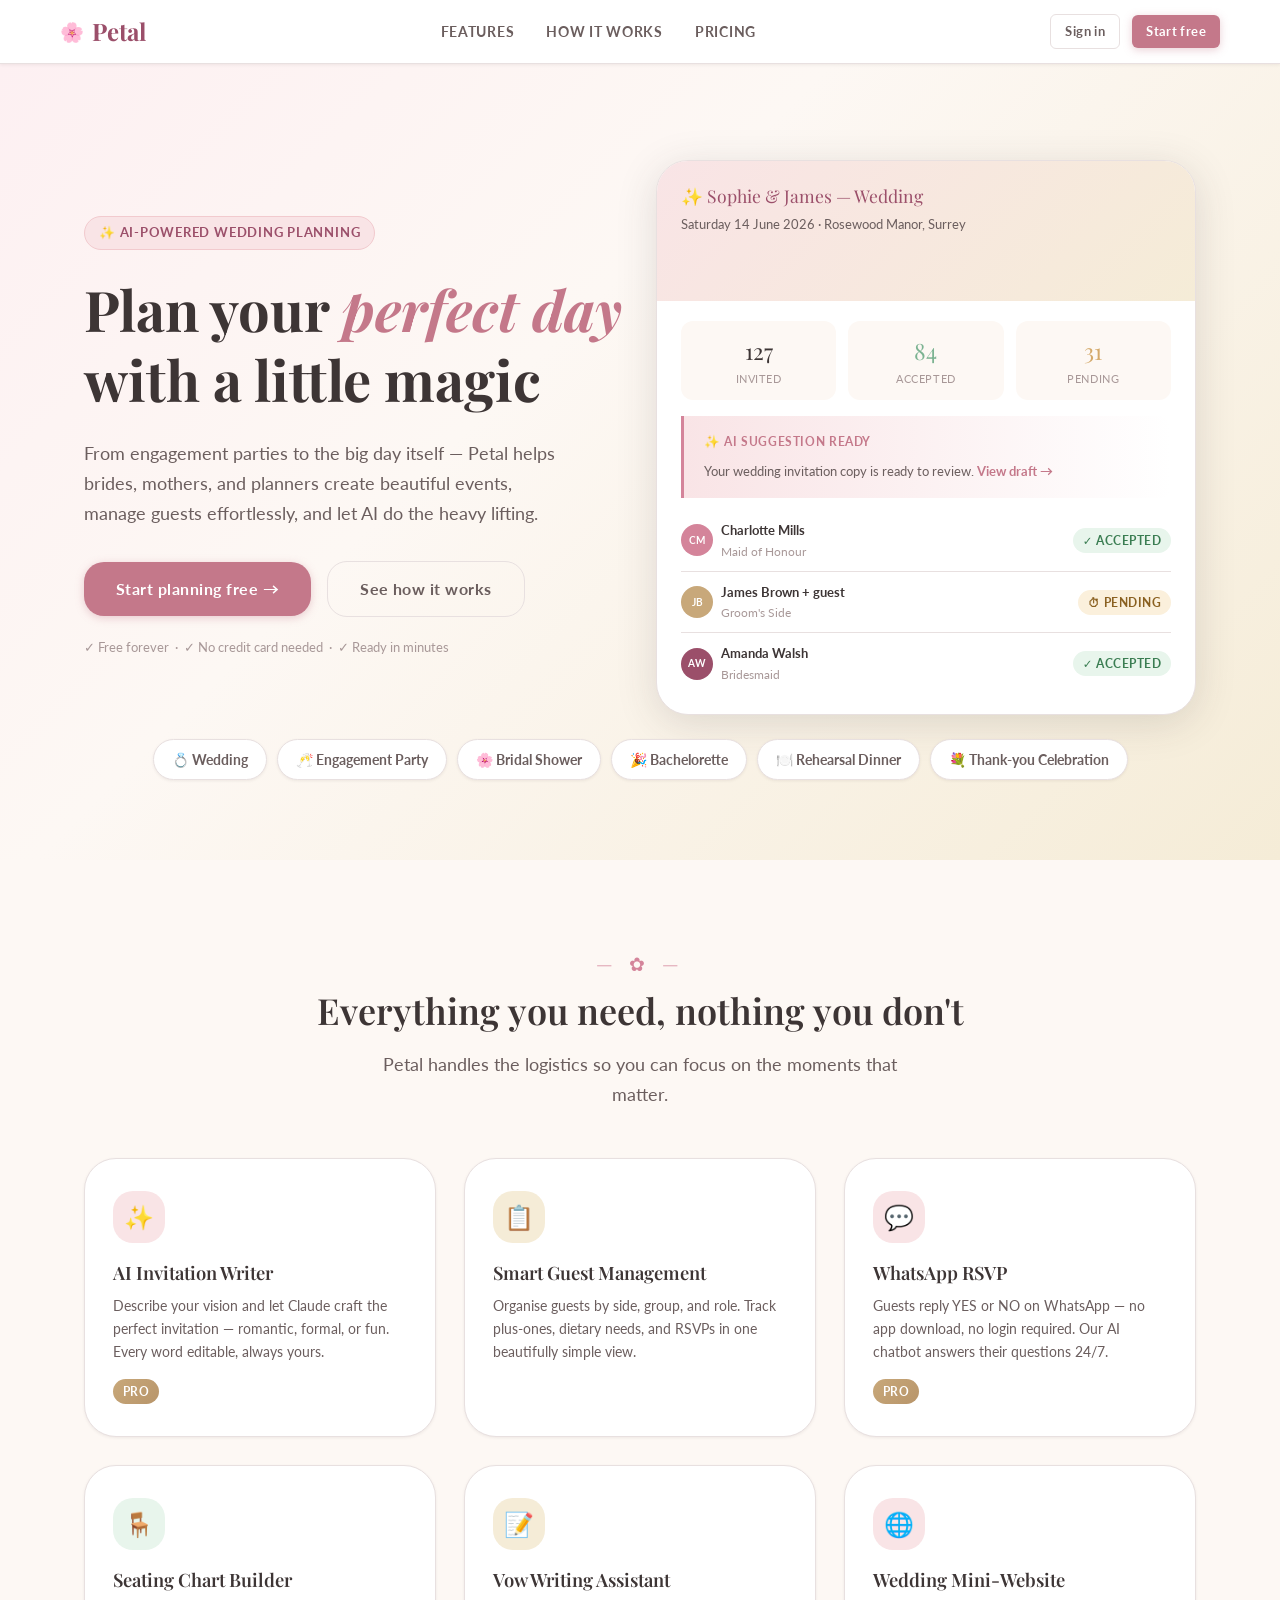
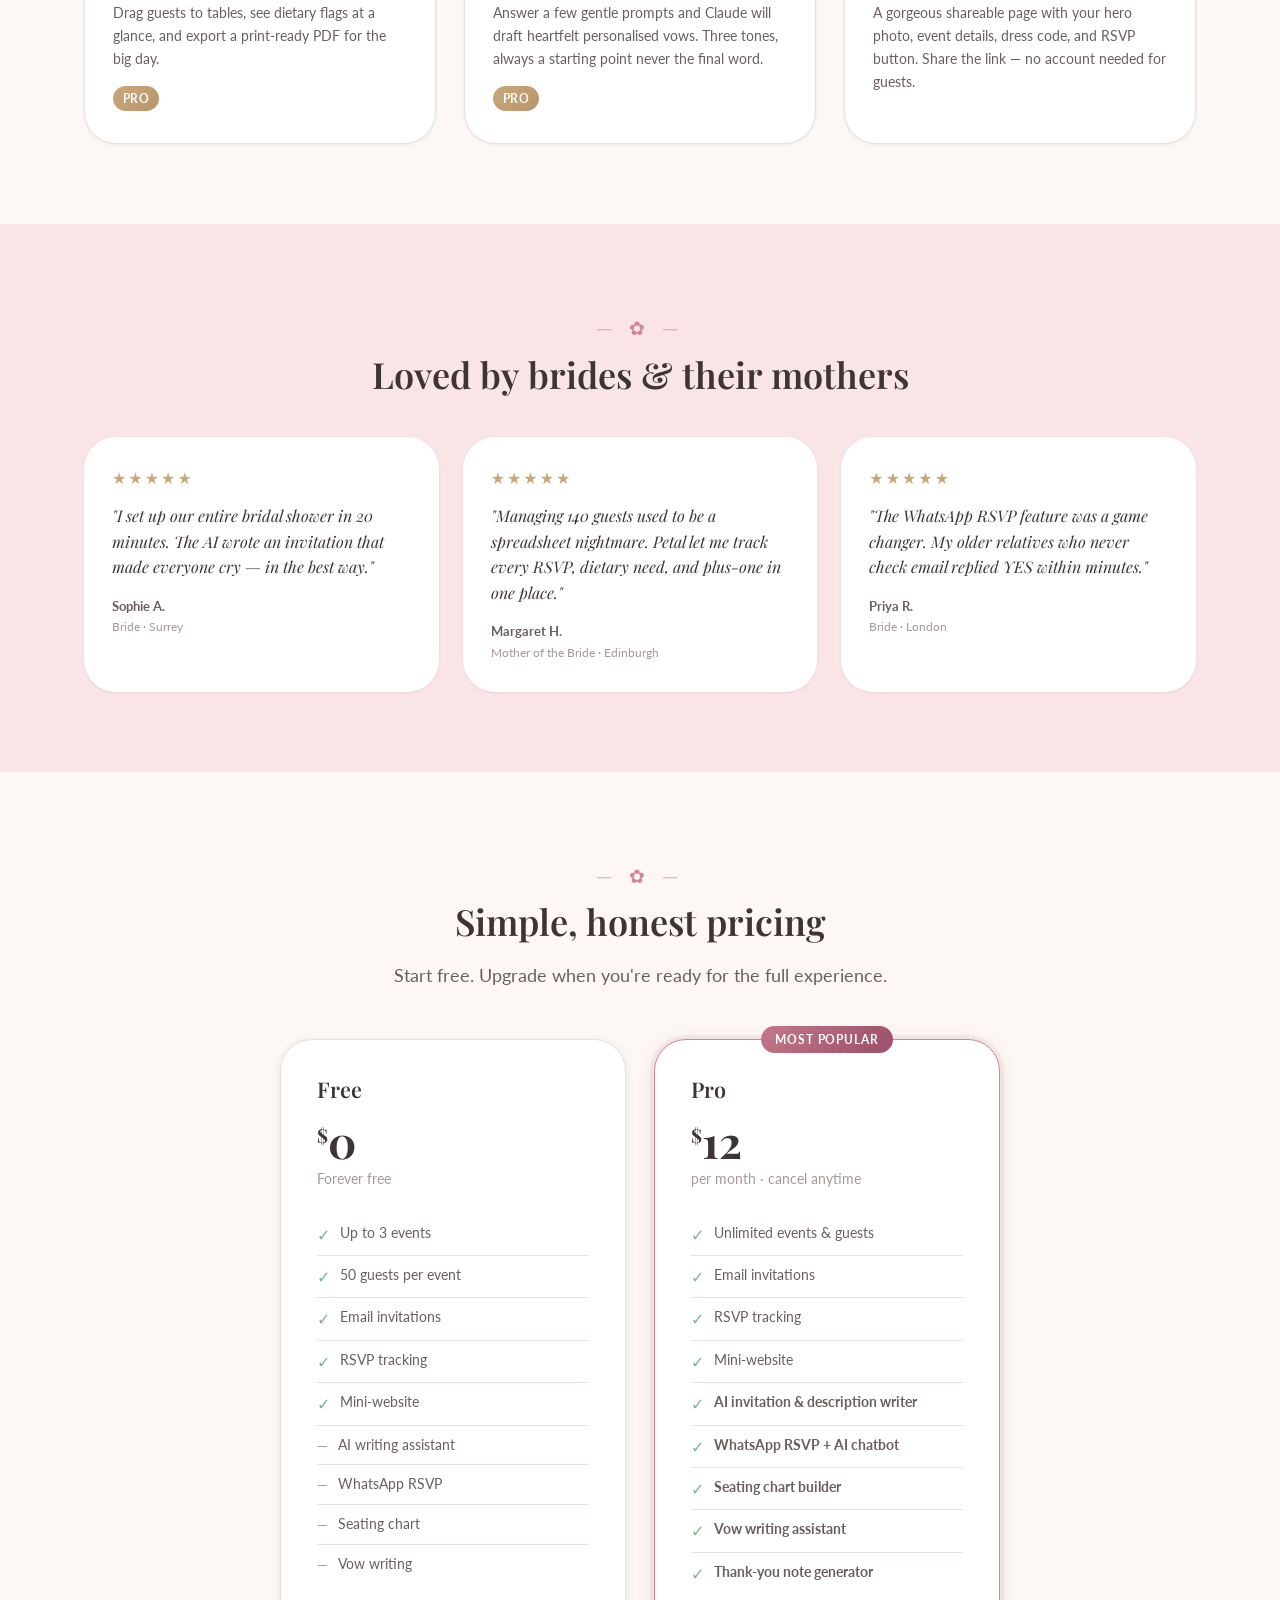
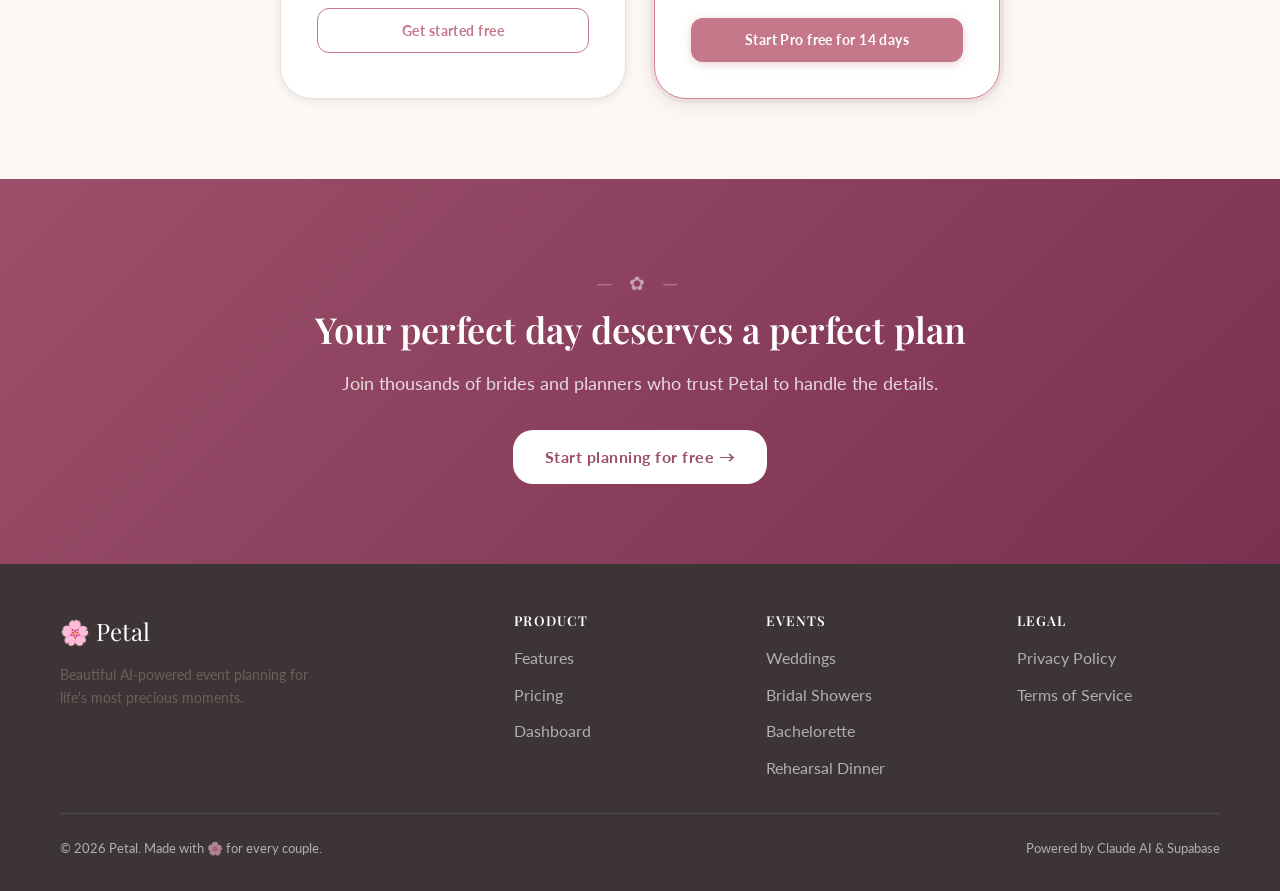
<file: index.html>
<!DOCTYPE html>
<html lang="en">
<head>
  <meta charset="UTF-8" />
  <meta name="viewport" content="width=device-width, initial-scale=1.0" />
  <title>Petal — Beautiful event planning for life's most precious moments</title>
  <link rel="stylesheet" href="styles.css" />
  <style>
    /* Page-specific overrides */
    .hero { padding: 96px 0 80px; }
    .hero-eyebrow {
      display: inline-flex;
      align-items: center;
      gap: 8px;
      background: var(--blush);
      color: var(--deep-rose);
      border: 1px solid var(--blush-deep);
      border-radius: 999px;
      padding: 5px 14px;
      font-size: 0.8rem;
      font-weight: 700;
      letter-spacing: 0.06em;
      text-transform: uppercase;
      margin-bottom: 24px;
    }
    .hero h1 { max-width: 700px; margin-bottom: 24px; }
    .hero h1 em { color: var(--dusty-rose); font-style: italic; }
    .hero-actions { display: flex; align-items: center; gap: 16px; flex-wrap: wrap; }
    .hero-trust {
      margin-top: 20px;
      font-size: 0.82rem;
      color: var(--muted);
      display: flex;
      align-items: center;
      gap: 6px;
    }
    .mockup {
      width: 100%;
      max-width: 580px;
      background: var(--white);
      border-radius: var(--radius-xl);
      box-shadow: var(--shadow-lg);
      overflow: hidden;
      border: 1px solid var(--light-gray);
    }
    .mockup-header {
      background: linear-gradient(135deg, #F9E4E6, #F5ECD7);
      padding: 20px 24px 0;
      height: 140px;
      position: relative;
    }
    .mockup-header-title {
      font-family: var(--font-heading);
      font-size: 1.1rem;
      color: var(--deep-rose);
    }
    .mockup-header-sub { font-size: 0.8rem; color: var(--warm-gray); margin-top: 4px; }
    .mockup-body { padding: 20px 24px; }
    .mockup-stat-row { display: grid; grid-template-columns: repeat(3, 1fr); gap: 12px; margin-bottom: 16px; }
    .mockup-stat {
      background: var(--ivory);
      border-radius: var(--radius-md);
      padding: 12px;
      text-align: center;
    }
    .mockup-stat-val { font-family: var(--font-heading); font-size: 1.4rem; color: var(--charcoal); }
    .mockup-stat-lbl { font-size: 0.68rem; color: var(--muted); text-transform: uppercase; letter-spacing: 0.05em; }
    .mockup-guest-row {
      display: flex;
      align-items: center;
      justify-content: space-between;
      padding: 10px 0;
      border-bottom: 1px solid var(--light-gray);
      font-size: 0.82rem;
    }
    .mockup-guest-row:last-child { border-bottom: none; }
    .mockup-guest-name { display: flex; align-items: center; gap: 8px; }

    /* Features */
    .features-grid {
      display: grid;
      grid-template-columns: repeat(3, 1fr);
      gap: 28px;
      margin-top: 48px;
    }
    .feature-card {
      background: var(--white);
      border: 1px solid var(--light-gray);
      border-radius: var(--radius-xl);
      padding: 32px 28px;
      box-shadow: var(--shadow-xs);
      transition: all 0.25s ease;
    }
    .feature-card:hover { box-shadow: var(--shadow-md); transform: translateY(-3px); }
    .feature-icon {
      width: 52px;
      height: 52px;
      border-radius: var(--radius-lg);
      display: flex;
      align-items: center;
      justify-content: center;
      font-size: 1.5rem;
      margin-bottom: 18px;
    }
    .feature-card h3 { font-size: 1.15rem; margin-bottom: 10px; }
    .feature-card p { font-size: 0.9rem; line-height: 1.6; }

    /* Event types */
    .event-type-pills {
      display: flex;
      flex-wrap: wrap;
      gap: 10px;
      margin-top: 24px;
      justify-content: center;
    }
    .event-type-pill {
      display: flex;
      align-items: center;
      gap: 8px;
      background: var(--white);
      border: 1.5px solid var(--light-gray);
      border-radius: 999px;
      padding: 8px 18px;
      font-size: 0.875rem;
      font-weight: 700;
      color: var(--warm-gray);
      box-shadow: var(--shadow-xs);
    }

    /* Pricing */
    .pricing-grid {
      display: grid;
      grid-template-columns: repeat(2, 1fr);
      gap: 28px;
      max-width: 720px;
      margin: 48px auto 0;
    }
    .pricing-card {
      background: var(--white);
      border: 1.5px solid var(--light-gray);
      border-radius: var(--radius-xl);
      padding: 36px;
      position: relative;
      box-shadow: var(--shadow-sm);
    }
    .pricing-card.featured {
      border-color: var(--rose);
      box-shadow: 0 0 0 4px rgba(212,132,154,0.12), var(--shadow-md);
    }
    .pricing-tag {
      position: absolute;
      top: -14px;
      left: 50%;
      transform: translateX(-50%);
      background: linear-gradient(135deg, var(--dusty-rose), var(--deep-rose));
      color: var(--white);
      font-size: 0.72rem;
      font-weight: 700;
      letter-spacing: 0.08em;
      text-transform: uppercase;
      padding: 4px 14px;
      border-radius: 999px;
      white-space: nowrap;
    }
    .pricing-price {
      font-family: var(--font-heading);
      font-size: 2.75rem;
      font-weight: 700;
      color: var(--charcoal);
      line-height: 1;
      margin: 16px 0 4px;
    }
    .pricing-price sup { font-size: 1.2rem; vertical-align: super; }
    .pricing-features { margin: 24px 0; }
    .pricing-feature {
      display: flex;
      align-items: flex-start;
      gap: 10px;
      padding: 7px 0;
      font-size: 0.875rem;
      color: var(--warm-gray);
      border-bottom: 1px solid var(--light-gray);
    }
    .pricing-feature:last-child { border-bottom: none; }
    .check { color: var(--success); font-size: 1rem; margin-top: 1px; flex-shrink: 0; }
    .cross { color: var(--muted); font-size: 0.9rem; margin-top: 1px; flex-shrink: 0; }

    /* Testimonials */
    .testimonials { background: var(--blush); }
    .testimonial-grid {
      display: grid;
      grid-template-columns: repeat(3, 1fr);
      gap: 24px;
      margin-top: 40px;
    }
    .testimonial-card {
      background: var(--white);
      border-radius: var(--radius-xl);
      padding: 28px;
      box-shadow: var(--shadow-xs);
    }
    .stars { color: var(--champagne); font-size: 1rem; letter-spacing: 2px; margin-bottom: 12px; }
    .testimonial-text {
      font-family: var(--font-heading);
      font-style: italic;
      font-size: 1rem;
      color: var(--charcoal);
      line-height: 1.6;
      margin-bottom: 16px;
    }
    .testimonial-author { font-size: 0.82rem; font-weight: 700; color: var(--warm-gray); }
    .testimonial-role  { font-size: 0.78rem; color: var(--muted); }

    /* CTA banner */
    .cta-banner {
      background: linear-gradient(135deg, var(--deep-rose) 0%, #7A3050 100%);
      color: var(--white);
      text-align: center;
      padding: 80px 24px;
    }
    .cta-banner h2 { color: var(--white); margin-bottom: 16px; }
    .cta-banner .lead { color: rgba(255,255,255,0.8); margin-bottom: 32px; }
    .btn-white {
      background: var(--white);
      color: var(--deep-rose);
      font-weight: 700;
    }
    .btn-white:hover { background: var(--blush); }

    @media (max-width: 900px) {
      .features-grid, .testimonial-grid { grid-template-columns: 1fr; }
      .hero-two-col { flex-direction: column; }
    }
  </style>
</head>
<body>

<!-- ── Navigation ─────────────────────────────────────── -->
<nav class="nav">
  <div class="nav-inner">
    <div class="nav-logo">
      <span class="petal">🌸</span> Petal
    </div>
    <div class="nav-links">
      <a href="#features">Features</a>
      <a href="#how-it-works">How it works</a>
      <a href="#pricing">Pricing</a>
    </div>
    <div class="nav-actions">
      <a href="dashboard.html" class="btn btn-ghost btn-sm">Sign in</a>
      <a href="dashboard.html" class="btn btn-primary btn-sm">Start free</a>
    </div>
  </div>
</nav>

<!-- ── Hero ───────────────────────────────────────────── -->
<section class="hero hero-gradient">
  <div class="container">
    <div class="flex gap-32" style="align-items:center;" class="hero-two-col">
      <div style="flex:1; min-width:280px;">
        <div class="hero-eyebrow">
          ✨ AI-powered wedding planning
        </div>
        <h1>
          Plan your <em>perfect day</em> with a little magic
        </h1>
        <p class="lead" style="max-width:480px; margin-bottom:32px;">
          From engagement parties to the big day itself — Petal helps brides,
          mothers, and planners create beautiful events, manage guests effortlessly,
          and let AI do the heavy lifting.
        </p>
        <div class="hero-actions">
          <a href="dashboard.html" class="btn btn-primary btn-lg">Start planning free →</a>
          <a href="#features" class="btn btn-ghost btn-lg">See how it works</a>
        </div>
        <p class="hero-trust">
          ✓ Free forever &nbsp;·&nbsp; ✓ No credit card needed &nbsp;·&nbsp; ✓ Ready in minutes
        </p>
      </div>

      <!-- Dashboard mockup -->
      <div style="flex:1; min-width:280px; display:flex; justify-content:center;">
        <div class="mockup">
          <div class="mockup-header">
            <div class="mockup-header-title">✨ Sophie & James — Wedding</div>
            <div class="mockup-header-sub">Saturday 14 June 2026 · Rosewood Manor, Surrey</div>
          </div>
          <div class="mockup-body">
            <div class="mockup-stat-row">
              <div class="mockup-stat">
                <div class="mockup-stat-val">127</div>
                <div class="mockup-stat-lbl">Invited</div>
              </div>
              <div class="mockup-stat">
                <div class="mockup-stat-val" style="color:var(--success);">84</div>
                <div class="mockup-stat-lbl">Accepted</div>
              </div>
              <div class="mockup-stat">
                <div class="mockup-stat-val" style="color:var(--warning);">31</div>
                <div class="mockup-stat-lbl">Pending</div>
              </div>
            </div>
            <div class="ai-panel" style="margin-bottom:12px;">
              <div class="ai-panel-label">✨ AI suggestion ready</div>
              <p style="font-size:0.82rem; color:var(--warm-gray); margin:0;">Your wedding invitation copy is ready to review. <a href="#" style="color:var(--dusty-rose); font-weight:700;">View draft →</a></p>
            </div>
            <div class="mockup-guest-row">
              <div class="mockup-guest-name">
                <div class="avatar" style="background:var(--rose); font-size:0.65rem;">CM</div>
                <div>
                  <div style="font-weight:700; font-size:0.82rem;">Charlotte Mills</div>
                  <div style="font-size:0.72rem; color:var(--muted);">Maid of Honour</div>
                </div>
              </div>
              <span class="badge badge-accepted">✓ Accepted</span>
            </div>
            <div class="mockup-guest-row">
              <div class="mockup-guest-name">
                <div class="avatar" style="background:var(--champagne); font-size:0.65rem;">JB</div>
                <div>
                  <div style="font-weight:700; font-size:0.82rem;">James Brown + guest</div>
                  <div style="font-size:0.72rem; color:var(--muted);">Groom's Side</div>
                </div>
              </div>
              <span class="badge badge-pending">⏱ Pending</span>
            </div>
            <div class="mockup-guest-row">
              <div class="mockup-guest-name">
                <div class="avatar" style="background:var(--deep-rose); font-size:0.65rem;">AW</div>
                <div>
                  <div style="font-weight:700; font-size:0.82rem;">Amanda Walsh</div>
                  <div style="font-size:0.72rem; color:var(--muted);">Bridesmaid</div>
                </div>
              </div>
              <span class="badge badge-accepted">✓ Accepted</span>
            </div>
          </div>
        </div>
      </div>
    </div>

    <!-- Event type pills -->
    <div class="event-type-pills">
      <div class="event-type-pill">💍 Wedding</div>
      <div class="event-type-pill">🥂 Engagement Party</div>
      <div class="event-type-pill">🌸 Bridal Shower</div>
      <div class="event-type-pill">🎉 Bachelorette</div>
      <div class="event-type-pill">🍽️ Rehearsal Dinner</div>
      <div class="event-type-pill">💐 Thank-you Celebration</div>
    </div>
  </div>
</section>

<!-- ── Features ───────────────────────────────────────── -->
<section class="section" id="features">
  <div class="container">
    <div class="text-center">
      <p class="petal-divider">— ✿ —</p>
      <h2>Everything you need, nothing you don't</h2>
      <p class="lead mt-16" style="max-width:520px; margin:16px auto 0;">
        Petal handles the logistics so you can focus on the moments that matter.
      </p>
    </div>

    <div class="features-grid">

      <div class="feature-card">
        <div class="feature-icon" style="background:var(--blush);">✨</div>
        <h3>AI Invitation Writer</h3>
        <p>Describe your vision and let Claude craft the perfect invitation — romantic, formal, or fun. Every word editable, always yours.</p>
        <span class="badge badge-pro mt-16">Pro</span>
      </div>

      <div class="feature-card">
        <div class="feature-icon" style="background:var(--champagne-light);">📋</div>
        <h3>Smart Guest Management</h3>
        <p>Organise guests by side, group, and role. Track plus-ones, dietary needs, and RSVPs in one beautifully simple view.</p>
      </div>

      <div class="feature-card">
        <div class="feature-icon" style="background:var(--blush);">💬</div>
        <h3>WhatsApp RSVP</h3>
        <p>Guests reply YES or NO on WhatsApp — no app download, no login required. Our AI chatbot answers their questions 24/7.</p>
        <span class="badge badge-pro mt-16">Pro</span>
      </div>

      <div class="feature-card">
        <div class="feature-icon" style="background:var(--success-light);">🪑</div>
        <h3>Seating Chart Builder</h3>
        <p>Drag guests to tables, see dietary flags at a glance, and export a print-ready PDF for the big day.</p>
        <span class="badge badge-pro mt-16">Pro</span>
      </div>

      <div class="feature-card">
        <div class="feature-icon" style="background:var(--champagne-light);">📝</div>
        <h3>Vow Writing Assistant</h3>
        <p>Answer a few gentle prompts and Claude will draft heartfelt personalised vows. Three tones, always a starting point never the final word.</p>
        <span class="badge badge-pro mt-16">Pro</span>
      </div>

      <div class="feature-card">
        <div class="feature-icon" style="background:var(--blush);">🌐</div>
        <h3>Wedding Mini-Website</h3>
        <p>A gorgeous shareable page with your hero photo, event details, dress code, and RSVP button. Share the link — no account needed for guests.</p>
      </div>

    </div>
  </div>
</section>

<!-- ── Testimonials ───────────────────────────────────── -->
<section class="section testimonials" id="how-it-works">
  <div class="container">
    <div class="text-center">
      <p class="petal-divider">— ✿ —</p>
      <h2>Loved by brides &amp; their mothers</h2>
    </div>

    <div class="testimonial-grid">
      <div class="testimonial-card">
        <div class="stars">★★★★★</div>
        <p class="testimonial-text">"I set up our entire bridal shower in 20 minutes. The AI wrote an invitation that made everyone cry — in the best way."</p>
        <div class="testimonial-author">Sophie A.</div>
        <div class="testimonial-role">Bride · Surrey</div>
      </div>
      <div class="testimonial-card">
        <div class="stars">★★★★★</div>
        <p class="testimonial-text">"Managing 140 guests used to be a spreadsheet nightmare. Petal let me track every RSVP, dietary need, and plus-one in one place."</p>
        <div class="testimonial-author">Margaret H.</div>
        <div class="testimonial-role">Mother of the Bride · Edinburgh</div>
      </div>
      <div class="testimonial-card">
        <div class="stars">★★★★★</div>
        <p class="testimonial-text">"The WhatsApp RSVP feature was a game changer. My older relatives who never check email replied YES within minutes."</p>
        <div class="testimonial-author">Priya R.</div>
        <div class="testimonial-role">Bride · London</div>
      </div>
    </div>
  </div>
</section>

<!-- ── Pricing ─────────────────────────────────────────── -->
<section class="section" id="pricing">
  <div class="container">
    <div class="text-center">
      <p class="petal-divider">— ✿ —</p>
      <h2>Simple, honest pricing</h2>
      <p class="lead mt-16">Start free. Upgrade when you're ready for the full experience.</p>
    </div>

    <div class="pricing-grid">
      <div class="pricing-card">
        <h3 style="font-family:var(--font-heading);">Free</h3>
        <div class="pricing-price"><sup>$</sup>0</div>
        <p class="text-sm text-muted">Forever free</p>
        <div class="pricing-features">
          <div class="pricing-feature"><span class="check">✓</span> Up to 3 events</div>
          <div class="pricing-feature"><span class="check">✓</span> 50 guests per event</div>
          <div class="pricing-feature"><span class="check">✓</span> Email invitations</div>
          <div class="pricing-feature"><span class="check">✓</span> RSVP tracking</div>
          <div class="pricing-feature"><span class="check">✓</span> Mini-website</div>
          <div class="pricing-feature"><span class="cross">—</span> AI writing assistant</div>
          <div class="pricing-feature"><span class="cross">—</span> WhatsApp RSVP</div>
          <div class="pricing-feature"><span class="cross">—</span> Seating chart</div>
          <div class="pricing-feature"><span class="cross">—</span> Vow writing</div>
        </div>
        <a href="dashboard.html" class="btn btn-outline" style="width:100%; justify-content:center;">Get started free</a>
      </div>

      <div class="pricing-card featured">
        <div class="pricing-tag">Most popular</div>
        <h3 style="font-family:var(--font-heading);">Pro</h3>
        <div class="pricing-price"><sup>$</sup>12</div>
        <p class="text-sm text-muted">per month · cancel anytime</p>
        <div class="pricing-features">
          <div class="pricing-feature"><span class="check">✓</span> Unlimited events &amp; guests</div>
          <div class="pricing-feature"><span class="check">✓</span> Email invitations</div>
          <div class="pricing-feature"><span class="check">✓</span> RSVP tracking</div>
          <div class="pricing-feature"><span class="check">✓</span> Mini-website</div>
          <div class="pricing-feature"><span class="check">✓</span> <strong>AI invitation &amp; description writer</strong></div>
          <div class="pricing-feature"><span class="check">✓</span> <strong>WhatsApp RSVP + AI chatbot</strong></div>
          <div class="pricing-feature"><span class="check">✓</span> <strong>Seating chart builder</strong></div>
          <div class="pricing-feature"><span class="check">✓</span> <strong>Vow writing assistant</strong></div>
          <div class="pricing-feature"><span class="check">✓</span> <strong>Thank-you note generator</strong></div>
        </div>
        <a href="dashboard.html" class="btn btn-primary" style="width:100%; justify-content:center;">Start Pro free for 14 days</a>
      </div>
    </div>
  </div>
</section>

<!-- ── CTA Banner ──────────────────────────────────────── -->
<section class="cta-banner">
  <div class="container">
    <p class="petal-divider" style="color:rgba(255,255,255,0.5);">— ✿ —</p>
    <h2>Your perfect day deserves a perfect plan</h2>
    <p class="lead">Join thousands of brides and planners who trust Petal to handle the details.</p>
    <a href="dashboard.html" class="btn btn-white btn-lg">Start planning for free →</a>
  </div>
</section>

<!-- ── Footer ─────────────────────────────────────────── -->
<footer class="footer">
  <div class="footer-grid">
    <div>
      <div class="footer-logo">🌸 Petal</div>
      <p style="font-size:0.85rem; margin-top:12px; max-width:260px; line-height:1.7;">
        Beautiful AI-powered event planning for life's most precious moments.
      </p>
    </div>
    <div>
      <h4 style="color:var(--white); font-size:0.85rem; text-transform:uppercase; letter-spacing:0.08em; margin-bottom:16px;">Product</h4>
      <ul style="display:flex; flex-direction:column; gap:10px;">
        <li><a href="#features">Features</a></li>
        <li><a href="#pricing">Pricing</a></li>
        <li><a href="dashboard.html">Dashboard</a></li>
      </ul>
    </div>
    <div>
      <h4 style="color:var(--white); font-size:0.85rem; text-transform:uppercase; letter-spacing:0.08em; margin-bottom:16px;">Events</h4>
      <ul style="display:flex; flex-direction:column; gap:10px;">
        <li><a href="#">Weddings</a></li>
        <li><a href="#">Bridal Showers</a></li>
        <li><a href="#">Bachelorette</a></li>
        <li><a href="#">Rehearsal Dinner</a></li>
      </ul>
    </div>
    <div>
      <h4 style="color:var(--white); font-size:0.85rem; text-transform:uppercase; letter-spacing:0.08em; margin-bottom:16px;">Legal</h4>
      <ul style="display:flex; flex-direction:column; gap:10px;">
        <li><a href="#">Privacy Policy</a></li>
        <li><a href="#">Terms of Service</a></li>
      </ul>
    </div>
  </div>
  <div class="footer-bottom">
    <span>© 2026 Petal. Made with 🌸 for every couple.</span>
    <span>Powered by Claude AI &amp; Supabase</span>
  </div>
</footer>

</body>
</html>
</file>
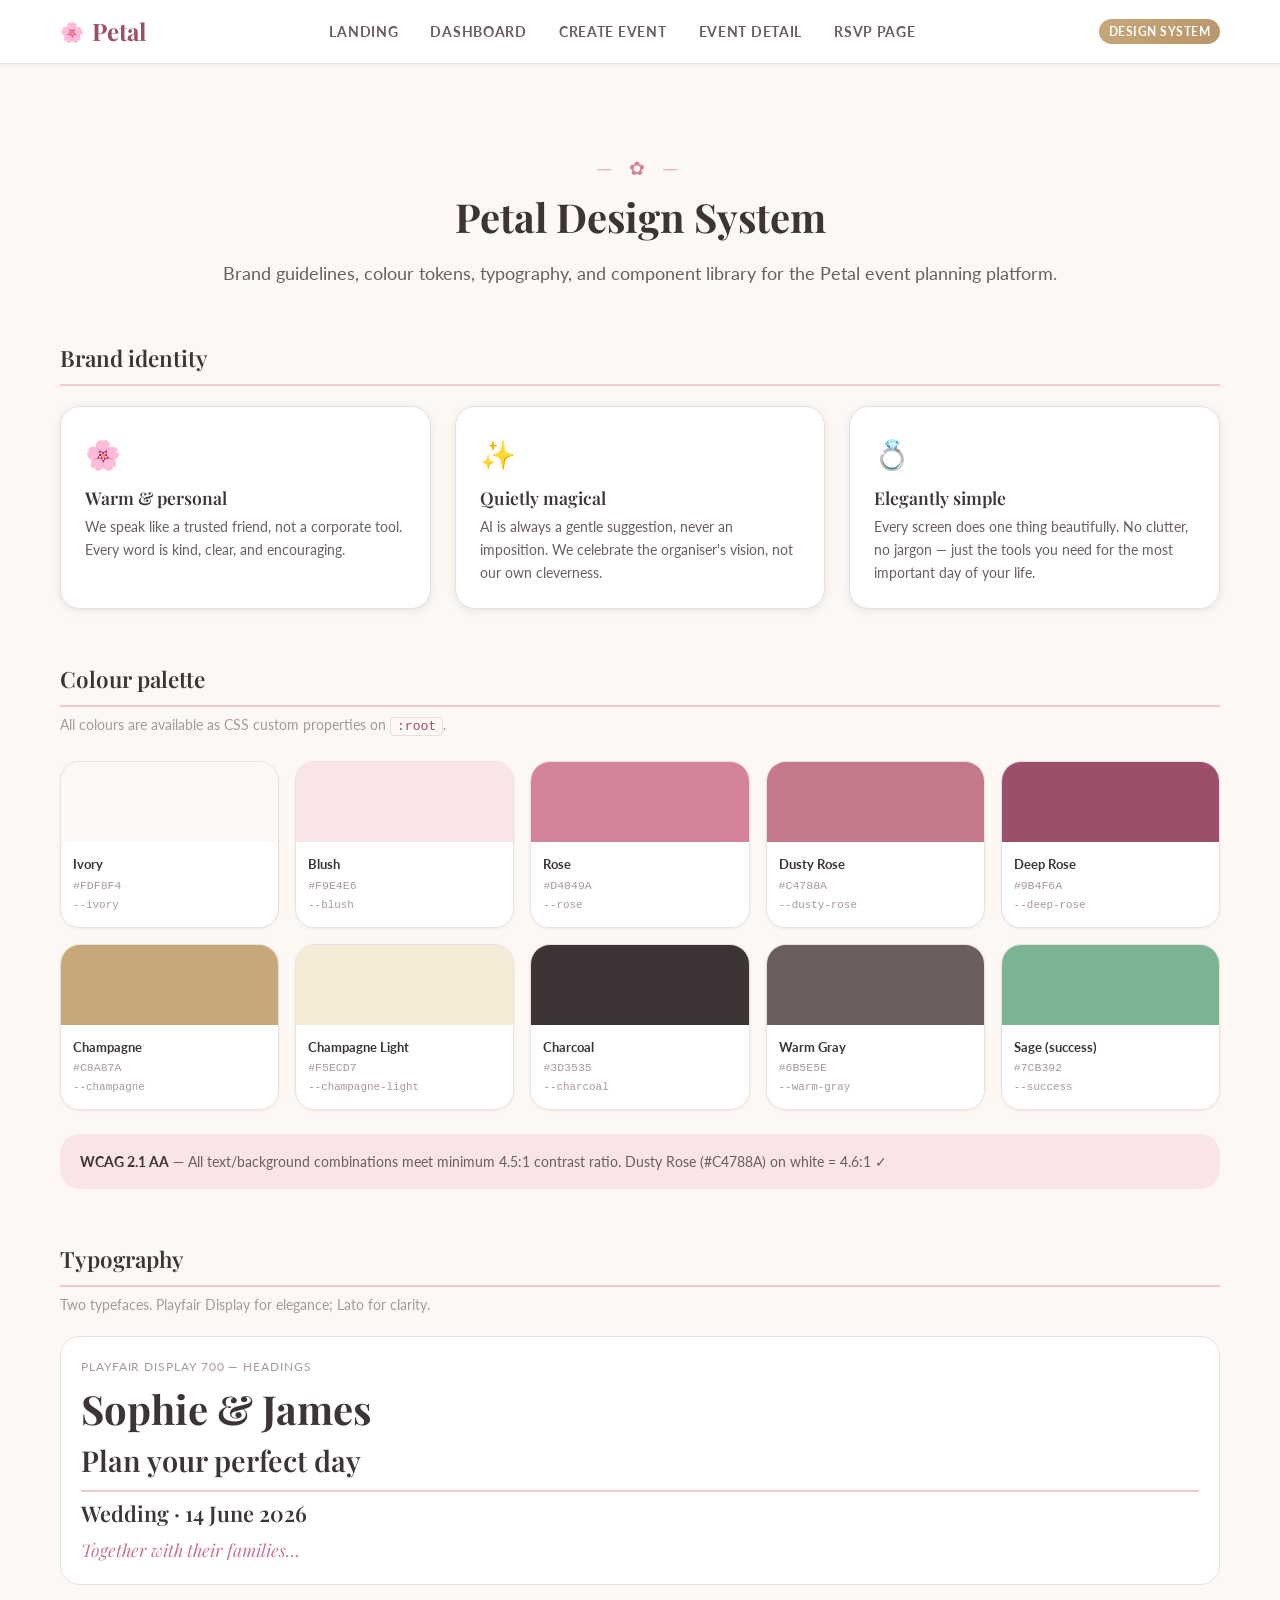
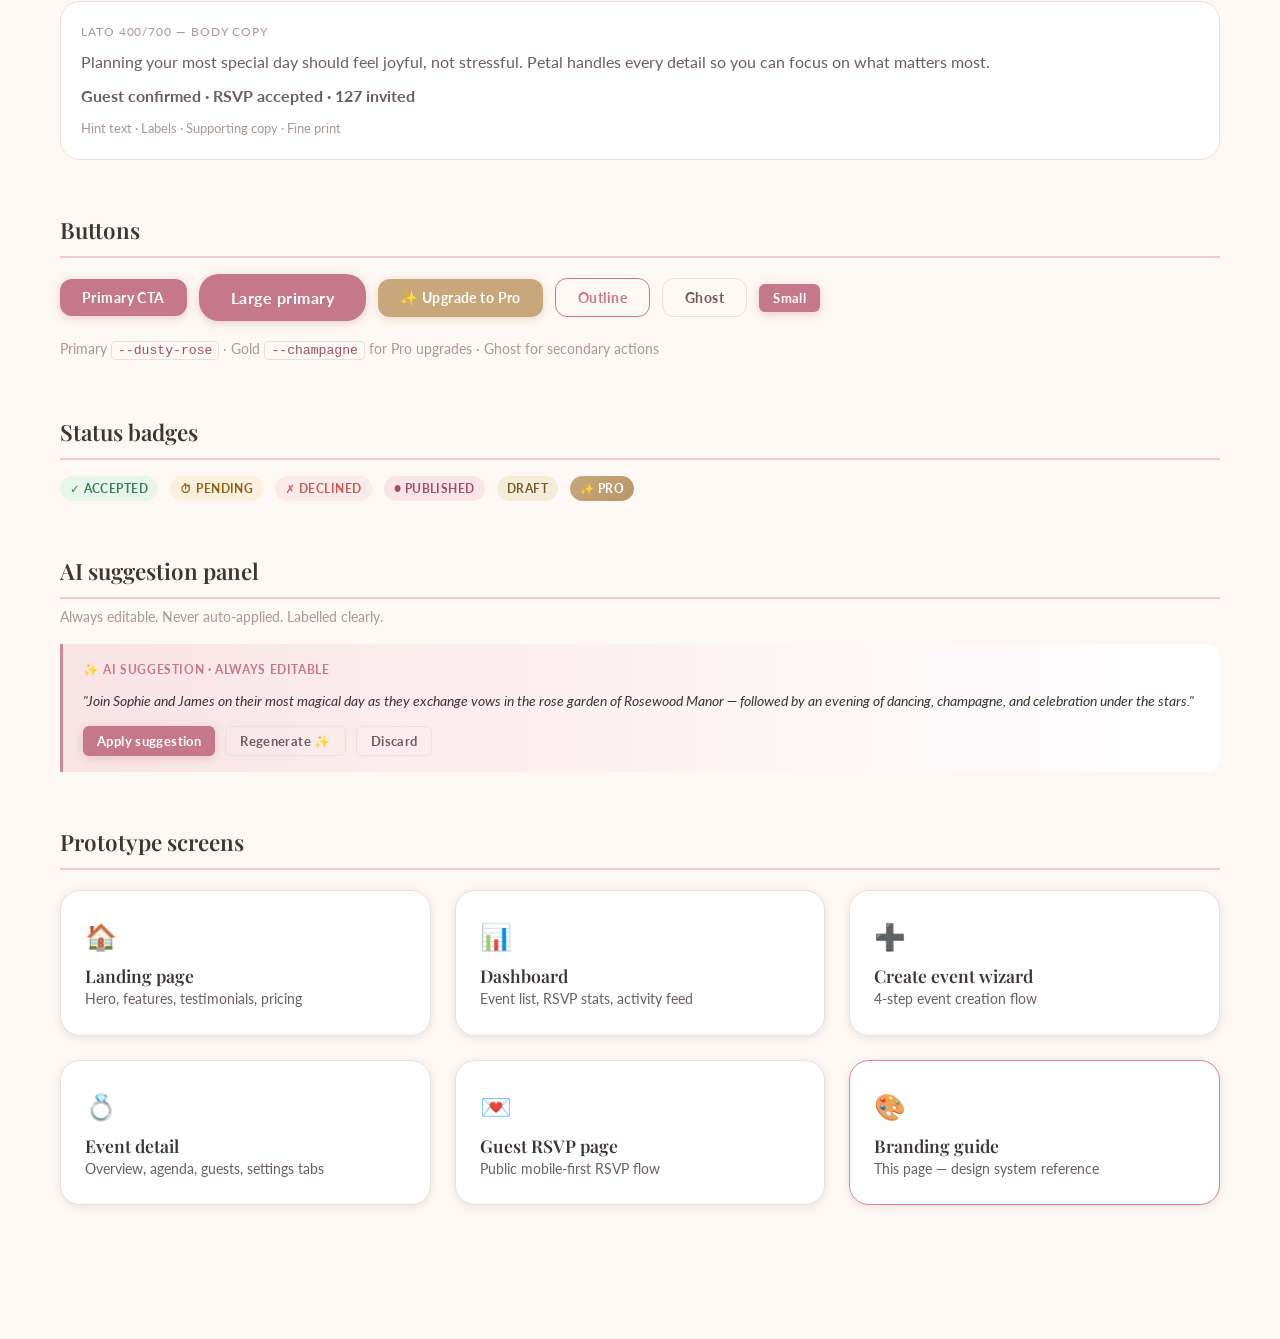
<file: branding.html>
<!DOCTYPE html>
<html lang="en">
<head>
  <meta charset="UTF-8" />
  <meta name="viewport" content="width=device-width, initial-scale=1.0" />
  <title>Branding — Petal Design System</title>
  <link rel="stylesheet" href="styles.css" />
  <style>
    .swatch-grid { display: grid; grid-template-columns: repeat(5, 1fr); gap: 16px; margin: 24px 0; }
    .swatch { border-radius: var(--radius-lg); overflow: hidden; box-shadow: var(--shadow-xs); border: 1px solid var(--light-gray); }
    .swatch-colour { height: 80px; }
    .swatch-info { background: var(--white); padding: 12px; }
    .swatch-name { font-size: 0.8rem; font-weight: 700; color: var(--charcoal); }
    .swatch-hex  { font-size: 0.72rem; color: var(--muted); font-family: monospace; }
    .swatch-var  { font-size: 0.68rem; color: var(--muted); font-family: monospace; margin-top: 2px; }
    .type-sample { margin: 16px 0; padding: 20px; background: var(--white); border-radius: var(--radius-lg); border: 1px solid var(--light-gray); }
    .component-row { display: flex; flex-wrap: wrap; gap: 12px; align-items: center; margin: 16px 0; }
    .doc-section { margin-bottom: 56px; }
    .doc-section h2 { font-family: var(--font-heading); font-size: 1.4rem; margin-bottom: 6px; padding-bottom: 12px; border-bottom: 2px solid var(--blush-deep); }
    code { font-size: 0.82rem; background: var(--ivory); border: 1px solid var(--light-gray); border-radius: 4px; padding: 1px 6px; font-family: monospace; color: var(--deep-rose); }
  </style>
</head>
<body>

<nav class="nav">
  <div class="nav-inner">
    <a href="index.html" class="nav-logo"><span class="petal">🌸</span> Petal</a>
    <div class="nav-links">
      <a href="index.html">Landing</a>
      <a href="dashboard.html">Dashboard</a>
      <a href="create-event.html">Create event</a>
      <a href="event-detail.html">Event detail</a>
      <a href="rsvp.html">RSVP page</a>
    </div>
    <span class="badge badge-pro">Design system</span>
  </div>
</nav>

<div class="container section">

  <div class="text-center" style="margin-bottom:56px;">
    <p class="petal-divider">— ✿ —</p>
    <h1 style="font-size:2.5rem;">Petal Design System</h1>
    <p class="lead mt-16">Brand guidelines, colour tokens, typography, and component library for the Petal event planning platform.</p>
  </div>

  <!-- Brand voice -->
  <div class="doc-section">
    <h2>Brand identity</h2>
    <div class="grid-3" style="margin-top:20px;">
      <div class="card card-body">
        <div style="font-size:1.8rem; margin-bottom:8px;">🌸</div>
        <h4>Warm &amp; personal</h4>
        <p class="text-sm" style="margin-top:6px;">We speak like a trusted friend, not a corporate tool. Every word is kind, clear, and encouraging.</p>
      </div>
      <div class="card card-body">
        <div style="font-size:1.8rem; margin-bottom:8px;">✨</div>
        <h4>Quietly magical</h4>
        <p class="text-sm" style="margin-top:6px;">AI is always a gentle suggestion, never an imposition. We celebrate the organiser's vision, not our own cleverness.</p>
      </div>
      <div class="card card-body">
        <div style="font-size:1.8rem; margin-bottom:8px;">💍</div>
        <h4>Elegantly simple</h4>
        <p class="text-sm" style="margin-top:6px;">Every screen does one thing beautifully. No clutter, no jargon — just the tools you need for the most important day of your life.</p>
      </div>
    </div>
  </div>

  <!-- Colour tokens -->
  <div class="doc-section">
    <h2>Colour palette</h2>
    <p class="text-sm text-muted" style="margin-bottom:8px;">All colours are available as CSS custom properties on <code>:root</code>.</p>

    <div class="swatch-grid">
      <div class="swatch">
        <div class="swatch-colour" style="background:#FDF8F4;"></div>
        <div class="swatch-info">
          <div class="swatch-name">Ivory</div>
          <div class="swatch-hex">#FDF8F4</div>
          <div class="swatch-var">--ivory</div>
        </div>
      </div>
      <div class="swatch">
        <div class="swatch-colour" style="background:#F9E4E6;"></div>
        <div class="swatch-info">
          <div class="swatch-name">Blush</div>
          <div class="swatch-hex">#F9E4E6</div>
          <div class="swatch-var">--blush</div>
        </div>
      </div>
      <div class="swatch">
        <div class="swatch-colour" style="background:#D4849A;"></div>
        <div class="swatch-info">
          <div class="swatch-name">Rose</div>
          <div class="swatch-hex">#D4849A</div>
          <div class="swatch-var">--rose</div>
        </div>
      </div>
      <div class="swatch">
        <div class="swatch-colour" style="background:#C4788A;"></div>
        <div class="swatch-info">
          <div class="swatch-name">Dusty Rose</div>
          <div class="swatch-hex">#C4788A</div>
          <div class="swatch-var">--dusty-rose</div>
        </div>
      </div>
      <div class="swatch">
        <div class="swatch-colour" style="background:#9B4F6A;"></div>
        <div class="swatch-info">
          <div class="swatch-name">Deep Rose</div>
          <div class="swatch-hex">#9B4F6A</div>
          <div class="swatch-var">--deep-rose</div>
        </div>
      </div>
      <div class="swatch">
        <div class="swatch-colour" style="background:#C8A87A;"></div>
        <div class="swatch-info">
          <div class="swatch-name">Champagne</div>
          <div class="swatch-hex">#C8A87A</div>
          <div class="swatch-var">--champagne</div>
        </div>
      </div>
      <div class="swatch">
        <div class="swatch-colour" style="background:#F5ECD7;"></div>
        <div class="swatch-info">
          <div class="swatch-name">Champagne Light</div>
          <div class="swatch-hex">#F5ECD7</div>
          <div class="swatch-var">--champagne-light</div>
        </div>
      </div>
      <div class="swatch">
        <div class="swatch-colour" style="background:#3D3535;"></div>
        <div class="swatch-info">
          <div class="swatch-name">Charcoal</div>
          <div class="swatch-hex">#3D3535</div>
          <div class="swatch-var">--charcoal</div>
        </div>
      </div>
      <div class="swatch">
        <div class="swatch-colour" style="background:#6B5E5E;"></div>
        <div class="swatch-info">
          <div class="swatch-name">Warm Gray</div>
          <div class="swatch-hex">#6B5E5E</div>
          <div class="swatch-var">--warm-gray</div>
        </div>
      </div>
      <div class="swatch">
        <div class="swatch-colour" style="background:#7CB392;"></div>
        <div class="swatch-info">
          <div class="swatch-name">Sage (success)</div>
          <div class="swatch-hex">#7CB392</div>
          <div class="swatch-var">--success</div>
        </div>
      </div>
    </div>

    <div style="background:var(--blush); border-radius:var(--radius-lg); padding:16px 20px; font-size:0.875rem; color:var(--warm-gray); margin-top:16px;">
      <strong style="color:var(--charcoal);">WCAG 2.1 AA</strong> — All text/background combinations meet minimum 4.5:1 contrast ratio. Dusty Rose (#C4788A) on white = 4.6:1 ✓
    </div>
  </div>

  <!-- Typography -->
  <div class="doc-section">
    <h2>Typography</h2>
    <p class="text-sm text-muted" style="margin-bottom:20px;">Two typefaces. Playfair Display for elegance; Lato for clarity.</p>

    <div class="type-sample">
      <p style="font-size:0.72rem; color:var(--muted); text-transform:uppercase; letter-spacing:0.08em; margin-bottom:8px;">Playfair Display 700 — Headings</p>
      <h1 style="font-size:2.5rem; border:none; margin:0;">Sophie &amp; James</h1>
      <h2 style="margin:8px 0 0; font-size:1.8rem;">Plan your perfect day</h2>
      <h3 style="margin:8px 0 0;">Wedding · 14 June 2026</h3>
      <p style="font-family:var(--font-heading); font-style:italic; color:var(--dusty-rose); margin:8px 0 0; font-size:1.1rem;">Together with their families…</p>
    </div>

    <div class="type-sample" style="margin-top:16px;">
      <p style="font-size:0.72rem; color:var(--muted); text-transform:uppercase; letter-spacing:0.08em; margin-bottom:8px;">Lato 400/700 — Body copy</p>
      <p>Planning your most special day should feel joyful, not stressful. Petal handles every detail so you can focus on what matters most.</p>
      <p style="font-weight:700; margin-top:8px;">Guest confirmed · RSVP accepted · 127 invited</p>
      <p style="font-size:0.82rem; color:var(--muted); margin-top:8px;">Hint text · Labels · Supporting copy · Fine print</p>
    </div>
  </div>

  <!-- Buttons -->
  <div class="doc-section">
    <h2>Buttons</h2>
    <div class="component-row">
      <button class="btn btn-primary">Primary CTA</button>
      <button class="btn btn-primary btn-lg">Large primary</button>
      <button class="btn btn-gold">✨ Upgrade to Pro</button>
      <button class="btn btn-outline">Outline</button>
      <button class="btn btn-ghost">Ghost</button>
      <button class="btn btn-primary btn-sm">Small</button>
    </div>
    <p class="text-sm text-muted">Primary <code>--dusty-rose</code> · Gold <code>--champagne</code> for Pro upgrades · Ghost for secondary actions</p>
  </div>

  <!-- Badges -->
  <div class="doc-section">
    <h2>Status badges</h2>
    <div class="component-row">
      <span class="badge badge-accepted">✓ Accepted</span>
      <span class="badge badge-pending">⏱ Pending</span>
      <span class="badge badge-declined">✗ Declined</span>
      <span class="badge badge-published">● Published</span>
      <span class="badge badge-draft">Draft</span>
      <span class="badge badge-pro">✨ Pro</span>
    </div>
  </div>

  <!-- AI panel -->
  <div class="doc-section">
    <h2>AI suggestion panel</h2>
    <p class="text-sm text-muted" style="margin-bottom:12px;">Always editable. Never auto-applied. Labelled clearly.</p>
    <div class="ai-panel">
      <div class="ai-panel-label">✨ AI suggestion · always editable</div>
      <p style="font-size:0.9rem; color:var(--charcoal); font-style:italic; margin-bottom:14px;">
        "Join Sophie and James on their most magical day as they exchange vows in the rose garden of Rosewood Manor — followed by an evening of dancing, champagne, and celebration under the stars."
      </p>
      <div style="display:flex; gap:10px;">
        <button class="btn btn-primary btn-sm">Apply suggestion</button>
        <button class="btn btn-ghost btn-sm">Regenerate ✨</button>
        <button class="btn btn-ghost btn-sm">Discard</button>
      </div>
    </div>
  </div>

  <!-- Prototype links -->
  <div class="doc-section">
    <h2>Prototype screens</h2>
    <div class="grid-3" style="margin-top:20px;">
      <a href="index.html" class="card card-hover" style="display:block; padding:24px; text-decoration:none;">
        <div style="font-size:1.6rem; margin-bottom:8px;">🏠</div>
        <h4>Landing page</h4>
        <p class="text-sm">Hero, features, testimonials, pricing</p>
      </a>
      <a href="dashboard.html" class="card card-hover" style="display:block; padding:24px; text-decoration:none;">
        <div style="font-size:1.6rem; margin-bottom:8px;">📊</div>
        <h4>Dashboard</h4>
        <p class="text-sm">Event list, RSVP stats, activity feed</p>
      </a>
      <a href="create-event.html" class="card card-hover" style="display:block; padding:24px; text-decoration:none;">
        <div style="font-size:1.6rem; margin-bottom:8px;">➕</div>
        <h4>Create event wizard</h4>
        <p class="text-sm">4-step event creation flow</p>
      </a>
      <a href="event-detail.html" class="card card-hover" style="display:block; padding:24px; text-decoration:none;">
        <div style="font-size:1.6rem; margin-bottom:8px;">💍</div>
        <h4>Event detail</h4>
        <p class="text-sm">Overview, agenda, guests, settings tabs</p>
      </a>
      <a href="rsvp.html" class="card card-hover" style="display:block; padding:24px; text-decoration:none;">
        <div style="font-size:1.6rem; margin-bottom:8px;">💌</div>
        <h4>Guest RSVP page</h4>
        <p class="text-sm">Public mobile-first RSVP flow</p>
      </a>
      <a href="branding.html" class="card card-hover" style="display:block; padding:24px; text-decoration:none; border-color:var(--rose);">
        <div style="font-size:1.6rem; margin-bottom:8px;">🎨</div>
        <h4>Branding guide</h4>
        <p class="text-sm">This page — design system reference</p>
      </a>
    </div>
  </div>

</div>

</body>
</html>
</file>
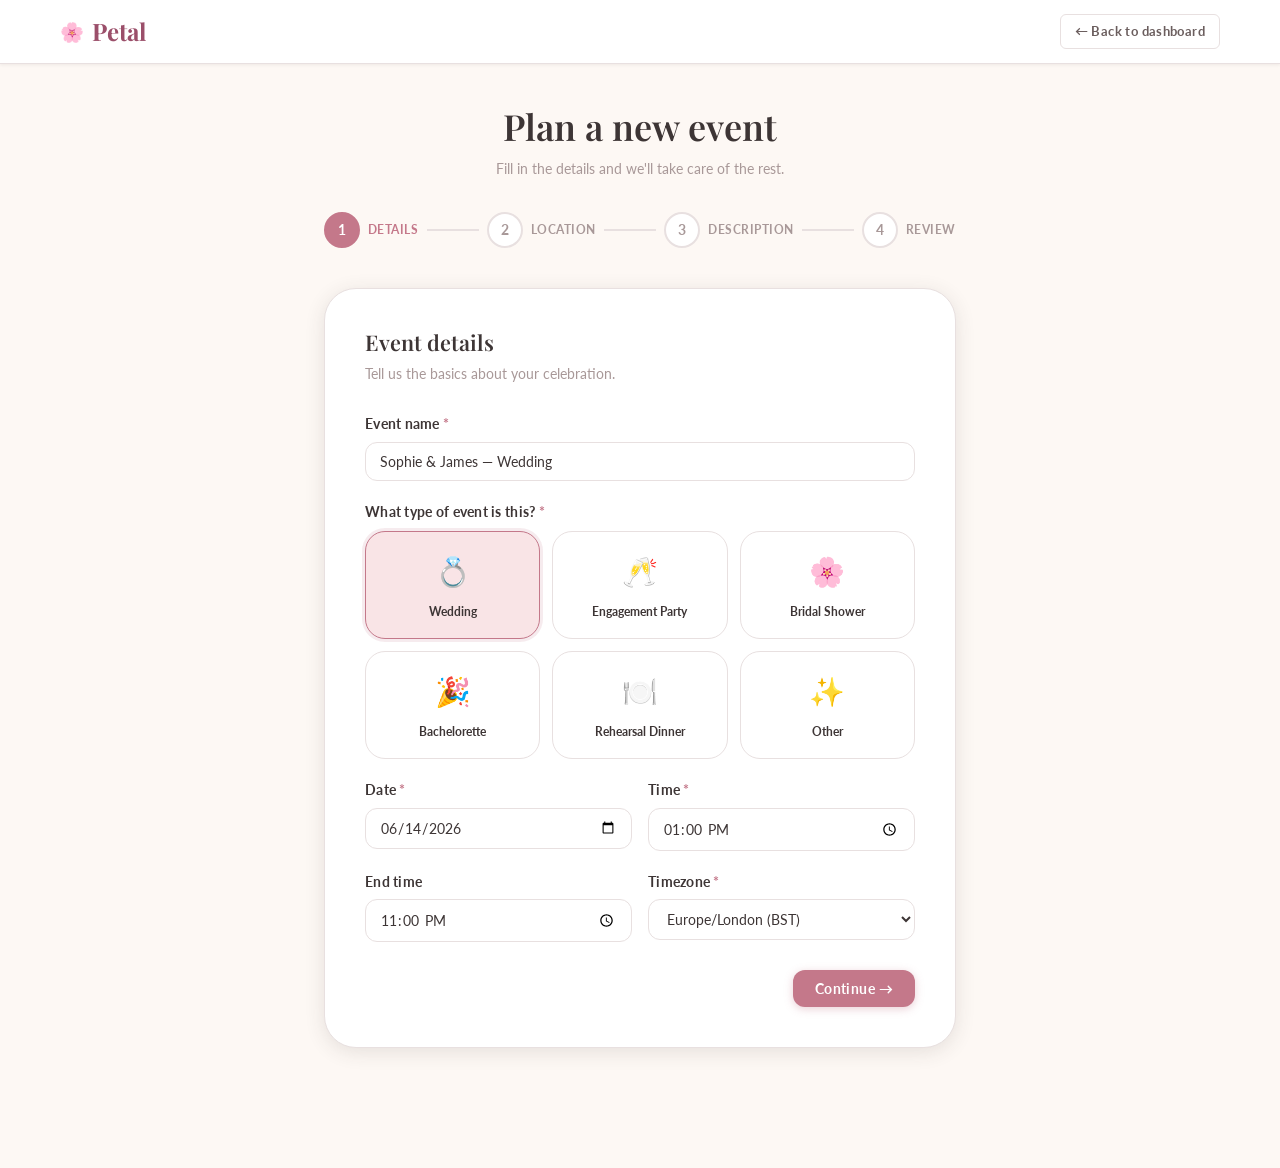
<file: create-event.html>
<!DOCTYPE html>
<html lang="en">
<head>
  <meta charset="UTF-8" />
  <meta name="viewport" content="width=device-width, initial-scale=1.0" />
  <title>Create Event — Petal</title>
  <link rel="stylesheet" href="styles.css" />
  <style>
    .wizard-container {
      max-width: 680px;
      margin: 40px auto;
      padding: 0 24px 80px;
    }
    .wizard-card {
      background: var(--white);
      border: 1px solid var(--light-gray);
      border-radius: var(--radius-xl);
      padding: 40px;
      box-shadow: var(--shadow-md);
    }
    .type-grid {
      display: grid;
      grid-template-columns: repeat(3, 1fr);
      gap: 12px;
      margin-top: 8px;
    }
    .type-option {
      border: 1.5px solid var(--light-gray);
      border-radius: var(--radius-lg);
      padding: 16px 12px;
      text-align: center;
      cursor: pointer;
      transition: all 0.2s;
    }
    .type-option:hover  { border-color: var(--rose); background: var(--blush); }
    .type-option.active { border-color: var(--dusty-rose); background: var(--blush); box-shadow: 0 0 0 3px rgba(196,120,138,0.15); }
    .type-option .emoji { font-size: 1.8rem; margin-bottom: 6px; }
    .type-option .label { font-size: 0.78rem; font-weight: 700; color: var(--charcoal); }
    .date-row { display: grid; grid-template-columns: 1fr 1fr; gap: 16px; }
    .step-content { display: none; }
    .step-content.active { display: block; }
    .ai-generate-btn {
      display: flex;
      align-items: center;
      gap: 8px;
      padding: 8px 16px;
      background: var(--blush);
      border: 1.5px solid var(--rose);
      border-radius: var(--radius-md);
      color: var(--dusty-rose);
      font-size: 0.82rem;
      font-weight: 700;
      cursor: pointer;
      margin-top: 8px;
      transition: all 0.2s;
    }
    .ai-generate-btn:hover { background: var(--blush-deep); }
    .review-row {
      display: flex;
      justify-content: space-between;
      padding: 10px 0;
      border-bottom: 1px solid var(--light-gray);
      font-size: 0.875rem;
    }
    .review-row:last-child { border-bottom: none; }
    .review-key { color: var(--muted); font-weight: 700; font-size: 0.78rem; text-transform: uppercase; letter-spacing: 0.05em; }
    .review-val { color: var(--charcoal); text-align: right; max-width: 60%; }
  </style>
</head>
<body>

<nav class="nav">
  <div class="nav-inner">
    <a href="index.html" class="nav-logo"><span class="petal">🌸</span> Petal</a>
    <a href="dashboard.html" class="btn btn-ghost btn-sm">← Back to dashboard</a>
  </div>
</nav>

<div class="wizard-container">

  <div class="text-center" style="margin-bottom:32px;">
    <h2 style="font-family:var(--font-heading);">Plan a new event</h2>
    <p class="text-muted text-sm mt-8">Fill in the details and we'll take care of the rest.</p>
  </div>

  <!-- Wizard steps indicator -->
  <div class="wizard-steps">
    <div class="wizard-step">
      <div class="step-circle active" id="circle-1">1</div>
      <span class="step-label active" id="label-1">Details</span>
    </div>
    <div class="step-connector" id="conn-1"></div>
    <div class="wizard-step">
      <div class="step-circle" id="circle-2">2</div>
      <span class="step-label" id="label-2">Location</span>
    </div>
    <div class="step-connector" id="conn-2"></div>
    <div class="wizard-step">
      <div class="step-circle" id="circle-3">3</div>
      <span class="step-label" id="label-3">Description</span>
    </div>
    <div class="step-connector" id="conn-3"></div>
    <div class="wizard-step">
      <div class="step-circle" id="circle-4">4</div>
      <span class="step-label" id="label-4">Review</span>
    </div>
  </div>

  <div class="wizard-card">

    <!-- ── Step 1: Details ──────────────────────────────── -->
    <div class="step-content active" id="step-1">
      <h3 style="font-family:var(--font-heading); margin-bottom:6px;">Event details</h3>
      <p class="text-sm text-muted" style="margin-bottom:28px;">Tell us the basics about your celebration.</p>

      <div class="form-group">
        <label class="form-label">Event name <span style="color:var(--dusty-rose);">*</span></label>
        <input class="form-input" type="text" placeholder="e.g. Sophie &amp; James — Wedding" value="Sophie &amp; James — Wedding" />
      </div>

      <div class="form-group">
        <label class="form-label">What type of event is this? <span style="color:var(--dusty-rose);">*</span></label>
        <div class="type-grid">
          <div class="type-option active">
            <div class="emoji">💍</div>
            <div class="label">Wedding</div>
          </div>
          <div class="type-option">
            <div class="emoji">🥂</div>
            <div class="label">Engagement Party</div>
          </div>
          <div class="type-option">
            <div class="emoji">🌸</div>
            <div class="label">Bridal Shower</div>
          </div>
          <div class="type-option">
            <div class="emoji">🎉</div>
            <div class="label">Bachelorette</div>
          </div>
          <div class="type-option">
            <div class="emoji">🍽️</div>
            <div class="label">Rehearsal Dinner</div>
          </div>
          <div class="type-option">
            <div class="emoji">✨</div>
            <div class="label">Other</div>
          </div>
        </div>
      </div>

      <div class="date-row">
        <div class="form-group">
          <label class="form-label">Date <span style="color:var(--dusty-rose);">*</span></label>
          <input class="form-input" type="date" value="2026-06-14" />
        </div>
        <div class="form-group">
          <label class="form-label">Time <span style="color:var(--dusty-rose);">*</span></label>
          <input class="form-input" type="time" value="13:00" />
        </div>
      </div>

      <div class="date-row">
        <div class="form-group">
          <label class="form-label">End time</label>
          <input class="form-input" type="time" value="23:00" />
        </div>
        <div class="form-group">
          <label class="form-label">Timezone <span style="color:var(--dusty-rose);">*</span></label>
          <select class="form-select">
            <option>Europe/London (BST)</option>
            <option>Europe/Paris (CET)</option>
            <option>America/New_York (EST)</option>
            <option>America/Los_Angeles (PST)</option>
          </select>
        </div>
      </div>

      <div class="flex-between" style="margin-top:8px;">
        <span></span>
        <button class="btn btn-primary" onclick="goToStep(2)">Continue →</button>
      </div>
    </div>

    <!-- ── Step 2: Location ─────────────────────────────── -->
    <div class="step-content" id="step-2">
      <h3 style="font-family:var(--font-heading); margin-bottom:6px;">Location</h3>
      <p class="text-sm text-muted" style="margin-bottom:28px;">Where is the celebration taking place? This is optional — you can always add it later.</p>

      <div class="form-group">
        <label class="form-label">Venue name</label>
        <input class="form-input" type="text" placeholder="e.g. Rosewood Manor" value="Rosewood Manor" />
      </div>

      <div class="form-group">
        <label class="form-label">Full address</label>
        <input class="form-input" type="text" placeholder="e.g. High Street, Guildford, Surrey GU1 1AB" value="Rosewood Lane, Guildford, Surrey GU2 4JT" />
        <p class="form-hint">This will appear on the invitation and guest website.</p>
      </div>

      <div class="form-group">
        <label class="form-label">Dress code</label>
        <select class="form-select">
          <option>Black Tie</option>
          <option selected>Cocktail Attire</option>
          <option>Garden Party</option>
          <option>Smart Casual</option>
          <option>Casual</option>
          <option>Custom…</option>
        </select>
        <p class="form-hint">Shown on the RSVP page and included in invitation emails.</p>
      </div>

      <div class="flex-between" style="margin-top:8px;">
        <button class="btn btn-ghost" onclick="goToStep(1)">← Back</button>
        <div style="display:flex; gap:12px;">
          <button class="btn btn-ghost" onclick="goToStep(3)">Skip</button>
          <button class="btn btn-primary" onclick="goToStep(3)">Continue →</button>
        </div>
      </div>
    </div>

    <!-- ── Step 3: Description ──────────────────────────── -->
    <div class="step-content" id="step-3">
      <h3 style="font-family:var(--font-heading); margin-bottom:6px;">Event description</h3>
      <p class="text-sm text-muted" style="margin-bottom:28px;">Write a description that captures the magic of your event.</p>

      <div class="form-group">
        <label class="form-label">Description</label>
        <textarea class="form-textarea" style="min-height:160px;" placeholder="Describe your event for guests…">Join us as Sophie and James celebrate their love surrounded by family and friends. An afternoon ceremony in the rose garden followed by an evening reception under the stars — an occasion you won't want to miss.</textarea>
        <p class="form-hint">Shown on your event page and invitation emails.</p>
      </div>

      <!-- AI panel - locked for free tier -->
      <div class="upgrade-prompt">
        <span style="font-size:1.4rem;">✨</span>
        <div style="flex:1;">
          <div style="font-weight:700; font-size:0.875rem; color:var(--charcoal); margin-bottom:2px;">Generate with AI</div>
          <p style="font-size:0.82rem; color:var(--warm-gray); margin:0;">Let Claude write a beautiful, personalised description from a short prompt. Available on Pro.</p>
        </div>
        <a href="#" class="btn btn-gold btn-sm">Upgrade to Pro</a>
      </div>

      <div class="form-group" style="margin-top:20px;">
        <label class="form-label">Cover photo</label>
        <div style="border:2px dashed var(--light-gray); border-radius:var(--radius-lg); padding:32px; text-align:center; color:var(--muted);">
          <div style="font-size:2rem; margin-bottom:8px;">📷</div>
          <p style="font-size:0.85rem; margin-bottom:8px;">Drop your engagement photo here, or</p>
          <button class="btn btn-ghost btn-sm">Browse files</button>
          <p class="form-hint" style="margin-top:8px;">JPEG, PNG or WebP · max 5 MB</p>
        </div>
      </div>

      <div class="flex-between" style="margin-top:8px;">
        <button class="btn btn-ghost" onclick="goToStep(2)">← Back</button>
        <button class="btn btn-primary" onclick="goToStep(4)">Continue →</button>
      </div>
    </div>

    <!-- ── Step 4: Review ───────────────────────────────── -->
    <div class="step-content" id="step-4">
      <h3 style="font-family:var(--font-heading); margin-bottom:6px;">Review &amp; publish</h3>
      <p class="text-sm text-muted" style="margin-bottom:28px;">Double-check everything looks perfect before publishing.</p>

      <div style="background:var(--ivory); border-radius:var(--radius-lg); padding:20px 24px; margin-bottom:24px;">
        <div class="review-row">
          <span class="review-key">Event</span>
          <span class="review-val">Sophie &amp; James — Wedding</span>
        </div>
        <div class="review-row">
          <span class="review-key">Type</span>
          <span class="review-val">💍 Wedding</span>
        </div>
        <div class="review-row">
          <span class="review-key">Date &amp; time</span>
          <span class="review-val">Saturday 14 June 2026, 1:00 pm – 11:00 pm BST</span>
        </div>
        <div class="review-row">
          <span class="review-key">Venue</span>
          <span class="review-val">Rosewood Manor, Guildford, Surrey</span>
        </div>
        <div class="review-row">
          <span class="review-key">Dress code</span>
          <span class="review-val">Cocktail Attire</span>
        </div>
        <div class="review-row">
          <span class="review-key">Description</span>
          <span class="review-val" style="font-style:italic; color:var(--warm-gray);">Join us as Sophie and James celebrate their love…</span>
        </div>
      </div>

      <div class="ai-panel" style="margin-bottom:24px;">
        <div class="ai-panel-label">✨ Next step after publishing</div>
        <p style="font-size:0.85rem; color:var(--warm-gray); margin:0;">Once published, you can add guests, send invitations, and track RSVPs from the event dashboard.</p>
      </div>

      <div class="flex-between">
        <button class="btn btn-ghost" onclick="goToStep(3)">← Back</button>
        <div style="display:flex; gap:12px;">
          <a href="event-detail.html" class="btn btn-ghost">Save as draft</a>
          <a href="event-detail.html" class="btn btn-primary">🌸 Publish event</a>
        </div>
      </div>
    </div>

  </div>
</div>

<script>
  function goToStep(n) {
    // Hide all steps
    document.querySelectorAll('.step-content').forEach(el => el.classList.remove('active'));
    document.getElementById('step-' + n).classList.add('active');

    // Update step indicators
    for (let i = 1; i <= 4; i++) {
      const circle = document.getElementById('circle-' + i);
      const label  = document.getElementById('label-' + i);
      circle.classList.remove('active', 'complete');
      label.classList.remove('active');
      if (i < n) {
        circle.classList.add('complete');
        circle.textContent = '✓';
      } else if (i === n) {
        circle.classList.add('active');
        label.classList.add('active');
        circle.textContent = i;
      } else {
        circle.textContent = i;
      }
    }
    // Update connectors
    for (let i = 1; i <= 3; i++) {
      const conn = document.getElementById('conn-' + i);
      if (conn) conn.classList.toggle('complete', i < n);
    }
  }

  // Type option selection
  document.querySelectorAll('.type-option').forEach(opt => {
    opt.addEventListener('click', () => {
      document.querySelectorAll('.type-option').forEach(o => o.classList.remove('active'));
      opt.classList.add('active');
    });
  });
</script>

</body>
</html>
</file>
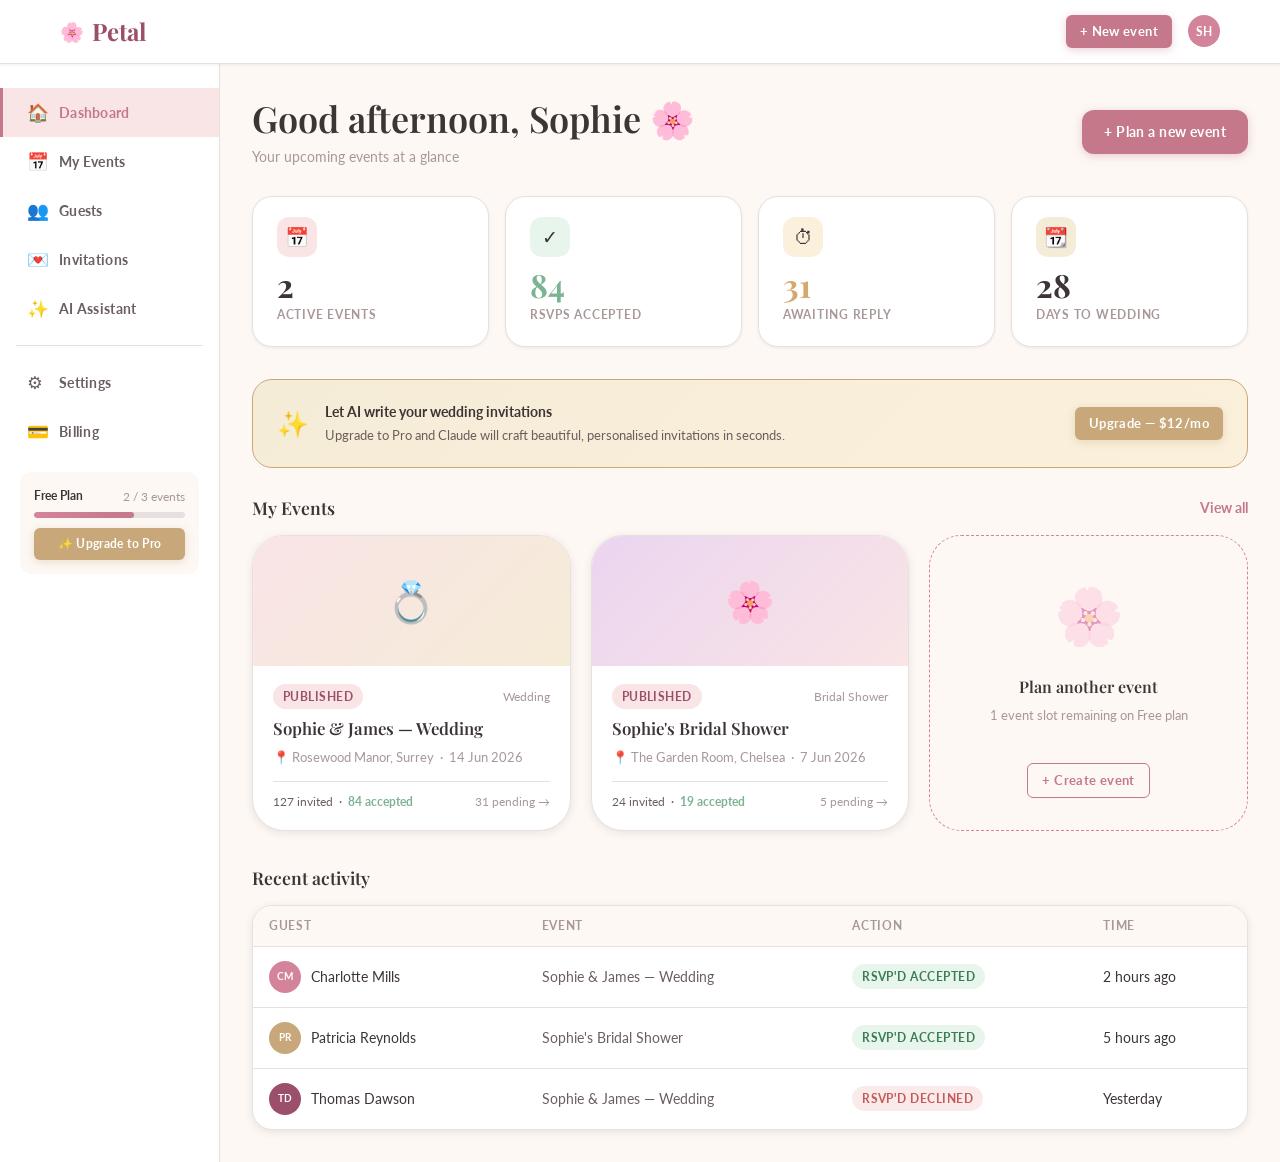
<file: dashboard.html>
<!DOCTYPE html>
<html lang="en">
<head>
  <meta charset="UTF-8" />
  <meta name="viewport" content="width=device-width, initial-scale=1.0" />
  <title>Dashboard — Petal</title>
  <link rel="stylesheet" href="styles.css" />
  <style>
    .page-header { margin-bottom: 28px; }
    .page-header h2 { font-family: var(--font-heading); margin-bottom: 4px; }
    .event-card {
      background: var(--white);
      border: 1px solid var(--light-gray);
      border-radius: var(--radius-xl);
      overflow: hidden;
      box-shadow: var(--shadow-sm);
      transition: all 0.2s;
      cursor: pointer;
    }
    .event-card:hover { box-shadow: var(--shadow-md); transform: translateY(-2px); }
    .event-cover {
      height: 130px;
      background: linear-gradient(135deg, #F9E4E6, #F5ECD7);
      display: flex;
      align-items: center;
      justify-content: center;
      font-size: 2.5rem;
    }
    .event-card-body { padding: 18px 20px; }
    .event-card-title {
      font-family: var(--font-heading);
      font-size: 1.05rem;
      font-weight: 600;
      color: var(--charcoal);
      margin-bottom: 4px;
    }
    .event-card-date { font-size: 0.82rem; color: var(--muted); margin-bottom: 12px; }
    .event-card-footer {
      display: flex;
      align-items: center;
      justify-content: space-between;
      padding-top: 10px;
      border-top: 1px solid var(--light-gray);
      margin-top: 10px;
    }
    .guest-count { font-size: 0.78rem; color: var(--warm-gray); }
    .events-grid {
      display: grid;
      grid-template-columns: repeat(3, 1fr);
      gap: 20px;
    }
    .stats-row {
      display: grid;
      grid-template-columns: repeat(4, 1fr);
      gap: 16px;
      margin-bottom: 32px;
    }
    @media (max-width: 1000px) {
      .events-grid { grid-template-columns: repeat(2, 1fr); }
      .stats-row   { grid-template-columns: repeat(2, 1fr); }
    }
  </style>
</head>
<body>

<nav class="nav">
  <div class="nav-inner">
    <a href="index.html" class="nav-logo"><span class="petal">🌸</span> Petal</a>
    <div class="nav-actions" style="gap:16px;">
      <a href="create-event.html" class="btn btn-primary btn-sm">+ New event</a>
      <div class="avatar" style="background:var(--rose);">SH</div>
    </div>
  </div>
</nav>

<div class="app-layout">

  <!-- Sidebar -->
  <aside class="sidebar">
    <nav class="sidebar-nav">
      <a href="dashboard.html" class="active">
        <span class="sidebar-icon">🏠</span> Dashboard
      </a>
      <a href="#">
        <span class="sidebar-icon">📅</span> My Events
      </a>
      <a href="#">
        <span class="sidebar-icon">👥</span> Guests
      </a>
      <a href="#">
        <span class="sidebar-icon">💌</span> Invitations
      </a>
      <a href="#">
        <span class="sidebar-icon">✨</span> AI Assistant
      </a>
      <div class="divider" style="margin:12px 16px;"></div>
      <a href="#">
        <span class="sidebar-icon">⚙️</span> Settings
      </a>
      <a href="#">
        <span class="sidebar-icon">💳</span> Billing
      </a>
    </nav>

    <!-- Free tier usage -->
    <div style="padding:16px 20px; margin-top:auto;">
      <div style="background:var(--ivory); border-radius:var(--radius-md); padding:14px;">
        <div class="flex-between" style="margin-bottom:6px;">
          <span style="font-size:0.75rem; font-weight:700; color:var(--charcoal);">Free Plan</span>
          <span style="font-size:0.72rem; color:var(--muted);">2 / 3 events</span>
        </div>
        <div class="progress-bar">
          <div class="progress-fill" style="width:66%;"></div>
        </div>
        <a href="#" class="btn btn-gold btn-sm" style="width:100%; justify-content:center; margin-top:10px; font-size:0.75rem;">
          ✨ Upgrade to Pro
        </a>
      </div>
    </div>
  </aside>

  <!-- Main content -->
  <main class="main-content">

    <div class="page-header flex-between">
      <div>
        <h2>Good afternoon, Sophie 🌸</h2>
        <p class="text-sm text-muted">Your upcoming events at a glance</p>
      </div>
      <a href="create-event.html" class="btn btn-primary">+ Plan a new event</a>
    </div>

    <!-- Stats -->
    <div class="stats-row">
      <div class="stat-card">
        <div class="stat-icon" style="background:var(--blush);">📅</div>
        <div class="stat-value">2</div>
        <div class="stat-label">Active Events</div>
      </div>
      <div class="stat-card">
        <div class="stat-icon" style="background:var(--success-light);">✓</div>
        <div class="stat-value" style="color:var(--success);">84</div>
        <div class="stat-label">RSVPs Accepted</div>
      </div>
      <div class="stat-card">
        <div class="stat-icon" style="background:var(--warning-light);">⏱</div>
        <div class="stat-value" style="color:var(--warning);">31</div>
        <div class="stat-label">Awaiting Reply</div>
      </div>
      <div class="stat-card">
        <div class="stat-icon" style="background:var(--champagne-light);">📆</div>
        <div class="stat-value">28</div>
        <div class="stat-label">Days to Wedding</div>
      </div>
    </div>

    <!-- AI upgrade nudge -->
    <div class="upgrade-prompt" style="margin-bottom:28px;">
      <span style="font-size:1.6rem;">✨</span>
      <div style="flex:1;">
        <div style="font-weight:700; font-size:0.9rem; color:var(--charcoal); margin-bottom:2px;">Let AI write your wedding invitations</div>
        <p style="font-size:0.82rem; color:var(--warm-gray); margin:0;">Upgrade to Pro and Claude will craft beautiful, personalised invitations in seconds.</p>
      </div>
      <a href="#" class="btn btn-gold btn-sm">Upgrade — $12/mo</a>
    </div>

    <!-- Events grid -->
    <div class="flex-between" style="margin-bottom:16px;">
      <h3 style="font-family:var(--font-heading); font-size:1.1rem;">My Events</h3>
      <a href="#" class="text-sm" style="color:var(--dusty-rose); font-weight:700;">View all</a>
    </div>

    <div class="events-grid">

      <a href="event-detail.html" class="event-card">
        <div class="event-cover" style="background:linear-gradient(135deg,#F9E4E6,#F5ECD7);">
          💍
        </div>
        <div class="event-card-body">
          <div class="flex-between" style="margin-bottom:6px;">
            <span class="badge badge-published">Published</span>
            <span class="text-xs text-muted">Wedding</span>
          </div>
          <div class="event-card-title">Sophie &amp; James — Wedding</div>
          <div class="event-card-date">📍 Rosewood Manor, Surrey &nbsp;·&nbsp; 14 Jun 2026</div>
          <div class="event-card-footer">
            <div class="guest-count">127 invited &nbsp;·&nbsp; <span style="color:var(--success); font-weight:700;">84 accepted</span></div>
            <span style="font-size:0.78rem; color:var(--muted);">31 pending →</span>
          </div>
        </div>
      </a>

      <a href="event-detail.html" class="event-card">
        <div class="event-cover" style="background:linear-gradient(135deg,#EBD5F0,#F9E4E6);">
          🌸
        </div>
        <div class="event-card-body">
          <div class="flex-between" style="margin-bottom:6px;">
            <span class="badge badge-published">Published</span>
            <span class="text-xs text-muted">Bridal Shower</span>
          </div>
          <div class="event-card-title">Sophie's Bridal Shower</div>
          <div class="event-card-date">📍 The Garden Room, Chelsea &nbsp;·&nbsp; 7 Jun 2026</div>
          <div class="event-card-footer">
            <div class="guest-count">24 invited &nbsp;·&nbsp; <span style="color:var(--success); font-weight:700;">19 accepted</span></div>
            <span style="font-size:0.78rem; color:var(--muted);">5 pending →</span>
          </div>
        </div>
      </a>

      <!-- Create new CTA card -->
      <a href="create-event.html" class="event-card" style="display:flex; align-items:center; justify-content:center; min-height:240px; border-style:dashed; border-color:var(--rose); box-shadow:none; background:transparent;">
        <div class="empty-state" style="padding:32px;">
          <div class="empty-state-icon">🌸</div>
          <h3 style="font-size:1rem;">Plan another event</h3>
          <p style="font-size:0.82rem;">1 event slot remaining on Free plan</p>
          <span class="btn btn-outline btn-sm" style="margin-top:12px;">+ Create event</span>
        </div>
      </a>

    </div>

    <!-- Recent activity -->
    <div style="margin-top:36px;">
      <h3 style="font-family:var(--font-heading); font-size:1.1rem; margin-bottom:16px;">Recent activity</h3>
      <div class="card">
        <table class="data-table">
          <thead>
            <tr>
              <th>Guest</th>
              <th>Event</th>
              <th>Action</th>
              <th>Time</th>
            </tr>
          </thead>
          <tbody>
            <tr>
              <td>
                <div style="display:flex; align-items:center; gap:10px;">
                  <div class="avatar" style="background:var(--rose); font-size:0.65rem;">CM</div>
                  Charlotte Mills
                </div>
              </td>
              <td style="color:var(--warm-gray);">Sophie &amp; James — Wedding</td>
              <td><span class="badge badge-accepted">RSVP'd Accepted</span></td>
              <td class="text-muted text-sm">2 hours ago</td>
            </tr>
            <tr>
              <td>
                <div style="display:flex; align-items:center; gap:10px;">
                  <div class="avatar" style="background:var(--champagne); font-size:0.65rem;">PR</div>
                  Patricia Reynolds
                </div>
              </td>
              <td style="color:var(--warm-gray);">Sophie's Bridal Shower</td>
              <td><span class="badge badge-accepted">RSVP'd Accepted</span></td>
              <td class="text-muted text-sm">5 hours ago</td>
            </tr>
            <tr>
              <td>
                <div style="display:flex; align-items:center; gap:10px;">
                  <div class="avatar" style="background:var(--deep-rose); font-size:0.65rem;">TD</div>
                  Thomas Dawson
                </div>
              </td>
              <td style="color:var(--warm-gray);">Sophie &amp; James — Wedding</td>
              <td><span class="badge badge-declined">RSVP'd Declined</span></td>
              <td class="text-muted text-sm">Yesterday</td>
            </tr>
          </tbody>
        </table>
      </div>
    </div>

  </main>
</div>

</body>
</html>
</file>
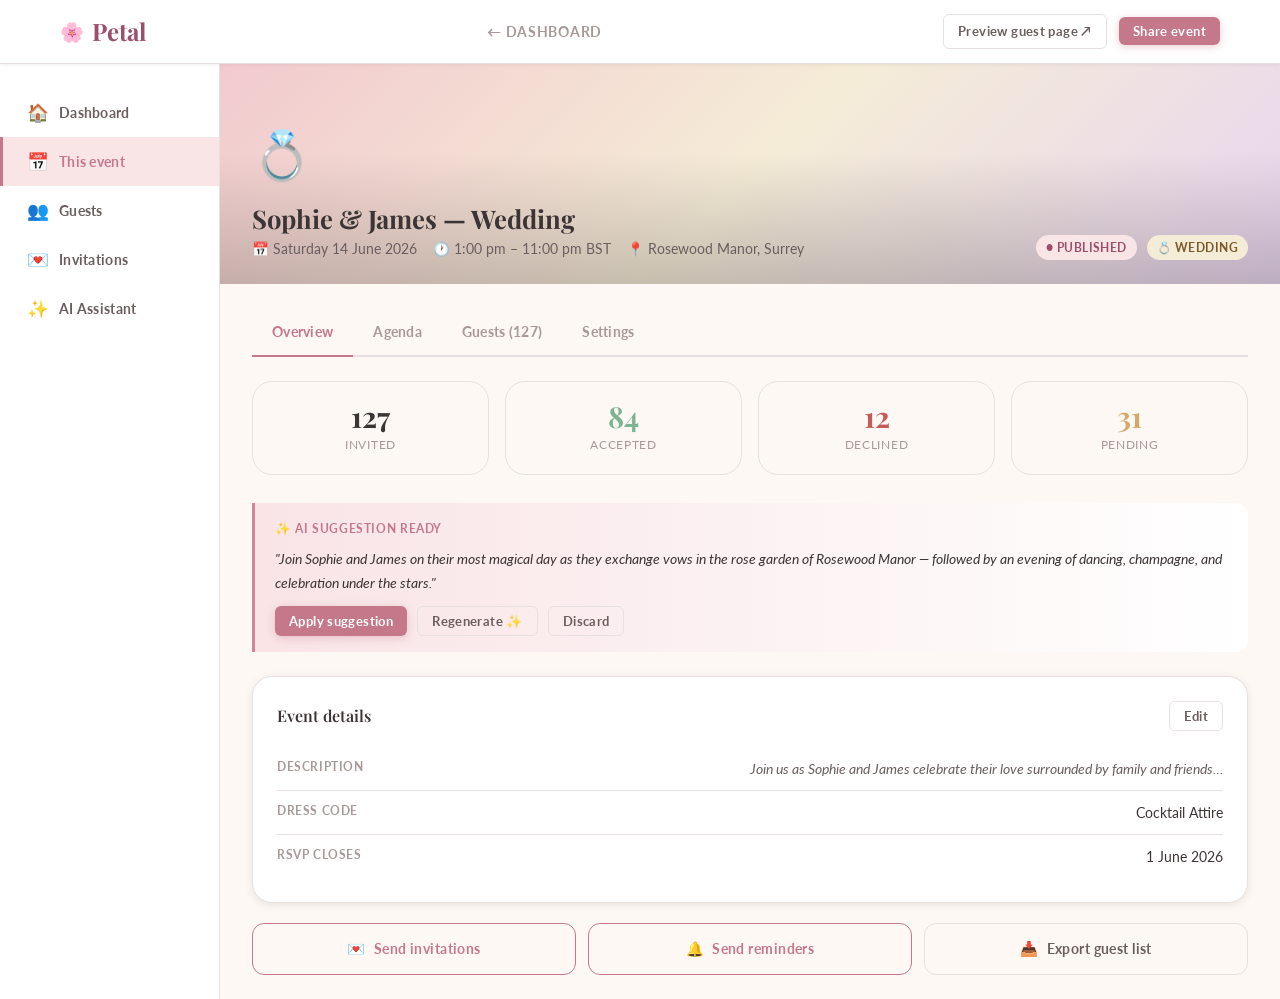
<file: event-detail.html>
<!DOCTYPE html>
<html lang="en">
<head>
  <meta charset="UTF-8" />
  <meta name="viewport" content="width=device-width, initial-scale=1.0" />
  <title>Sophie &amp; James — Wedding · Petal</title>
  <link rel="stylesheet" href="styles.css" />
  <style>
    .event-hero {
      height: 220px;
      background: linear-gradient(135deg, #F2CACE 0%, #F5ECD7 50%, #E8D5F0 100%);
      display: flex;
      align-items: flex-end;
      padding: 24px 32px;
      position: relative;
    }
    .event-hero-overlay {
      position: absolute;
      inset: 0;
      background: linear-gradient(to bottom, transparent 40%, rgba(61,53,53,0.25));
    }
    .event-hero-content { position: relative; z-index: 1; flex: 1; }
    .event-hero-emoji { font-size: 3rem; margin-bottom: 8px; }
    .event-hero h1 { color: var(--charcoal); font-size: 1.6rem; margin-bottom: 4px; }
    .event-hero-meta { font-size: 0.85rem; color: var(--warm-gray); display: flex; gap: 16px; flex-wrap: wrap; }

    .tab-panel { display: none; }
    .tab-panel.active { display: block; }

    .guest-filters {
      display: flex;
      align-items: center;
      gap: 10px;
      margin-bottom: 16px;
      flex-wrap: wrap;
    }
    .filter-pill {
      padding: 5px 14px;
      border: 1.5px solid var(--light-gray);
      border-radius: 999px;
      font-size: 0.78rem;
      font-weight: 700;
      color: var(--warm-gray);
      cursor: pointer;
      transition: all 0.2s;
    }
    .filter-pill:hover  { border-color: var(--rose); color: var(--dusty-rose); }
    .filter-pill.active { border-color: var(--dusty-rose); background: var(--blush); color: var(--dusty-rose); }

    .agenda-item {
      display: flex;
      gap: 20px;
      padding: 16px 0;
      border-bottom: 1px solid var(--light-gray);
    }
    .agenda-time {
      width: 72px;
      flex-shrink: 0;
      font-family: var(--font-heading);
      font-size: 0.9rem;
      color: var(--dusty-rose);
      font-weight: 600;
      padding-top: 2px;
    }
    .agenda-dot {
      width: 10px;
      height: 10px;
      border-radius: 50%;
      background: var(--rose);
      margin-top: 6px;
      flex-shrink: 0;
      position: relative;
    }
    .agenda-dot::after {
      content: '';
      position: absolute;
      top: 10px;
      left: 4px;
      width: 2px;
      height: 48px;
      background: var(--light-gray);
    }
    .agenda-item:last-child .agenda-dot::after { display: none; }
    .agenda-body h4 { font-size: 0.9rem; margin-bottom: 3px; }
    .agenda-body p  { font-size: 0.82rem; color: var(--muted); }

    .summary-card {
      background: var(--ivory);
      border: 1px solid var(--light-gray);
      border-radius: var(--radius-lg);
      padding: 20px;
      text-align: center;
    }
    .summary-card .val {
      font-family: var(--font-heading);
      font-size: 1.8rem;
      font-weight: 700;
      line-height: 1;
      margin-bottom: 4px;
    }
    .summary-card .lbl {
      font-size: 0.72rem;
      text-transform: uppercase;
      letter-spacing: 0.06em;
      color: var(--muted);
    }
  </style>
</head>
<body>

<nav class="nav">
  <div class="nav-inner">
    <a href="index.html" class="nav-logo"><span class="petal">🌸</span> Petal</a>
    <div class="nav-links" style="gap:20px;">
      <a href="dashboard.html" style="color:var(--muted);">← Dashboard</a>
    </div>
    <div class="nav-actions">
      <a href="rsvp.html" class="btn btn-ghost btn-sm" target="_blank">Preview guest page ↗</a>
      <button class="btn btn-primary btn-sm">Share event</button>
    </div>
  </div>
</nav>

<div class="app-layout">

  <!-- Sidebar -->
  <aside class="sidebar">
    <nav class="sidebar-nav">
      <a href="dashboard.html">
        <span class="sidebar-icon">🏠</span> Dashboard
      </a>
      <a href="#" class="active">
        <span class="sidebar-icon">📅</span> This event
      </a>
      <a href="#">
        <span class="sidebar-icon">👥</span> Guests
      </a>
      <a href="#">
        <span class="sidebar-icon">💌</span> Invitations
      </a>
      <a href="#">
        <span class="sidebar-icon">✨</span> AI Assistant
      </a>
    </nav>
  </aside>

  <main class="main-content" style="padding:0;">

    <!-- Event hero -->
    <div class="event-hero">
      <div class="event-hero-overlay"></div>
      <div class="event-hero-content">
        <div class="event-hero-emoji">💍</div>
        <h1>Sophie &amp; James — Wedding</h1>
        <div class="event-hero-meta">
          <span>📅 Saturday 14 June 2026</span>
          <span>🕐 1:00 pm – 11:00 pm BST</span>
          <span>📍 Rosewood Manor, Surrey</span>
        </div>
      </div>
      <div style="display:flex; gap:10px; position:relative; z-index:1;">
        <span class="badge badge-published">● Published</span>
        <span class="badge badge-draft" style="background:var(--champagne-light); color:#7A5A2A;">💍 Wedding</span>
      </div>
    </div>

    <div style="padding:24px 32px;">

      <!-- Tabs -->
      <div class="tabs">
        <div class="tab active" onclick="showTab('overview', this)">Overview</div>
        <div class="tab" onclick="showTab('agenda', this)">Agenda</div>
        <div class="tab" onclick="showTab('guests', this)">Guests (127)</div>
        <div class="tab" onclick="showTab('settings', this)">Settings</div>
      </div>

      <!-- ── OVERVIEW ───────────────────────────────── -->
      <div class="tab-panel active" id="tab-overview">

        <!-- RSVP summary -->
        <div style="display:grid; grid-template-columns:repeat(4,1fr); gap:16px; margin-bottom:28px;">
          <div class="summary-card">
            <div class="val">127</div>
            <div class="lbl">Invited</div>
          </div>
          <div class="summary-card">
            <div class="val" style="color:var(--success);">84</div>
            <div class="lbl">Accepted</div>
          </div>
          <div class="summary-card">
            <div class="val" style="color:var(--danger);">12</div>
            <div class="lbl">Declined</div>
          </div>
          <div class="summary-card">
            <div class="val" style="color:var(--warning);">31</div>
            <div class="lbl">Pending</div>
          </div>
        </div>

        <!-- AI suggestion panel -->
        <div class="ai-panel" style="margin-bottom:24px;">
          <div class="ai-panel-label">✨ AI suggestion ready</div>
          <p style="font-size:0.875rem; color:var(--charcoal); margin-bottom:12px; font-style:italic;">
            "Join Sophie and James on their most magical day as they exchange vows in the rose garden of Rosewood Manor — followed by an evening of dancing, champagne, and celebration under the stars."
          </p>
          <div style="display:flex; gap:10px;">
            <button class="btn btn-primary btn-sm">Apply suggestion</button>
            <button class="btn btn-ghost btn-sm">Regenerate ✨</button>
            <button class="btn btn-ghost btn-sm">Discard</button>
          </div>
        </div>

        <!-- Event details -->
        <div class="card">
          <div class="card-body">
            <div class="flex-between" style="margin-bottom:16px;">
              <h3 style="font-family:var(--font-heading); font-size:1rem;">Event details</h3>
              <button class="btn btn-ghost btn-sm">Edit</button>
            </div>
            <div class="review-row" style="display:flex; justify-content:space-between; padding:10px 0; border-bottom:1px solid var(--light-gray); font-size:0.875rem;">
              <span style="color:var(--muted); font-weight:700; font-size:0.75rem; text-transform:uppercase; letter-spacing:0.05em;">Description</span>
              <span style="color:var(--warm-gray); max-width:65%; text-align:right; font-style:italic;">Join us as Sophie and James celebrate their love surrounded by family and friends…</span>
            </div>
            <div style="display:flex; justify-content:space-between; padding:10px 0; border-bottom:1px solid var(--light-gray); font-size:0.875rem;">
              <span style="color:var(--muted); font-weight:700; font-size:0.75rem; text-transform:uppercase; letter-spacing:0.05em;">Dress code</span>
              <span style="color:var(--charcoal);">Cocktail Attire</span>
            </div>
            <div style="display:flex; justify-content:space-between; padding:10px 0; font-size:0.875rem;">
              <span style="color:var(--muted); font-weight:700; font-size:0.75rem; text-transform:uppercase; letter-spacing:0.05em;">RSVP closes</span>
              <span style="color:var(--charcoal);">1 June 2026</span>
            </div>
          </div>
        </div>

        <!-- Quick actions -->
        <div style="display:grid; grid-template-columns:repeat(3,1fr); gap:12px; margin-top:20px;">
          <button class="btn btn-outline" style="justify-content:center; padding:16px;">
            <span>💌</span> Send invitations
          </button>
          <button class="btn btn-outline" style="justify-content:center; padding:16px;">
            <span>🔔</span> Send reminders
          </button>
          <button class="btn btn-ghost" style="justify-content:center; padding:16px;">
            <span>📥</span> Export guest list
          </button>
        </div>

      </div>

      <!-- ── AGENDA ──────────────────────────────────── -->
      <div class="tab-panel" id="tab-agenda">
        <div class="flex-between" style="margin-bottom:20px;">
          <h3 style="font-family:var(--font-heading); font-size:1rem;">Wedding day agenda</h3>
          <div style="display:flex; gap:10px;">
            <button class="btn btn-ghost btn-sm">✨ Generate with AI</button>
            <button class="btn btn-outline btn-sm">+ Add item</button>
          </div>
        </div>

        <div>
          <div class="agenda-item">
            <div class="agenda-time">1:00 pm</div>
            <div class="agenda-dot"></div>
            <div class="agenda-body">
              <h4>Guests arrive &amp; be seated</h4>
              <p>Ushers to guide guests · String quartet playing</p>
            </div>
          </div>
          <div class="agenda-item">
            <div class="agenda-time">1:30 pm</div>
            <div class="agenda-dot"></div>
            <div class="agenda-body">
              <h4>Ceremony begins</h4>
              <p>Rose garden · Officiant: Reverend Collins</p>
            </div>
          </div>
          <div class="agenda-item">
            <div class="agenda-time">2:15 pm</div>
            <div class="agenda-dot"></div>
            <div class="agenda-body">
              <h4>Couple departs for photos</h4>
              <p>Guests invited to lawn for drinks &amp; canapés</p>
            </div>
          </div>
          <div class="agenda-item">
            <div class="agenda-time">4:00 pm</div>
            <div class="agenda-dot"></div>
            <div class="agenda-body">
              <h4>Wedding breakfast</h4>
              <p>Guests seated in the Grand Hall · 3-course meal</p>
            </div>
          </div>
          <div class="agenda-item">
            <div class="agenda-time">6:30 pm</div>
            <div class="agenda-dot"></div>
            <div class="agenda-body">
              <h4>Speeches</h4>
              <p>Father of the Bride · Best Man · Groom</p>
            </div>
          </div>
          <div class="agenda-item">
            <div class="agenda-time">7:30 pm</div>
            <div class="agenda-dot"></div>
            <div class="agenda-body">
              <h4>Evening guests arrive</h4>
              <p>Ballroom opens · DJ set begins</p>
            </div>
          </div>
          <div class="agenda-item">
            <div class="agenda-time">8:00 pm</div>
            <div class="agenda-dot"></div>
            <div class="agenda-body">
              <h4>First dance</h4>
              <p>Sophie &amp; James · "A Thousand Years"</p>
            </div>
          </div>
          <div class="agenda-item" style="border-bottom:none;">
            <div class="agenda-time">11:00 pm</div>
            <div class="agenda-dot" style="background:var(--champagne);"></div>
            <div class="agenda-body">
              <h4>Evening closes</h4>
              <p>Last orders · Carriages at midnight</p>
            </div>
          </div>
        </div>
      </div>

      <!-- ── GUESTS ──────────────────────────────────── -->
      <div class="tab-panel" id="tab-guests">
        <div class="flex-between" style="margin-bottom:16px;">
          <div style="display:flex; align-items:center; gap:12px;">
            <input class="form-input" type="text" placeholder="Search guests…" style="width:220px;" />
          </div>
          <div style="display:flex; gap:10px;">
            <button class="btn btn-ghost btn-sm">📥 Export CSV</button>
            <button class="btn btn-ghost btn-sm">💬 Send WhatsApp <span class="badge badge-pro" style="font-size:0.6rem; padding:2px 6px;">Pro</span></button>
            <button class="btn btn-primary btn-sm">+ Add guests</button>
          </div>
        </div>

        <div class="guest-filters">
          <div class="filter-pill active">All (127)</div>
          <div class="filter-pill">Accepted (84)</div>
          <div class="filter-pill">Pending (31)</div>
          <div class="filter-pill">Declined (12)</div>
          <div class="filter-pill">Bride's Side</div>
          <div class="filter-pill">Groom's Side</div>
          <div class="filter-pill">Wedding Party</div>
        </div>

        <div class="card">
          <table class="data-table">
            <thead>
              <tr>
                <th>Guest</th>
                <th>Group</th>
                <th>RSVP</th>
                <th>Plus-one</th>
                <th>Dietary</th>
                <th>Invited via</th>
                <th></th>
              </tr>
            </thead>
            <tbody>
              <tr>
                <td>
                  <div style="display:flex; align-items:center; gap:10px;">
                    <div class="avatar" style="background:var(--rose); font-size:0.65rem;">CM</div>
                    <div>
                      <div style="font-weight:700; font-size:0.875rem;">Charlotte Mills</div>
                      <div style="font-size:0.75rem; color:var(--muted);">charlotte@email.com</div>
                    </div>
                  </div>
                </td>
                <td><span class="badge badge-published" style="font-size:0.7rem;">Wedding Party</span></td>
                <td><span class="badge badge-accepted">✓ Accepted</span></td>
                <td style="color:var(--success); font-size:0.82rem;">✓ +1 confirmed</td>
                <td style="font-size:0.82rem; color:var(--warm-gray);">Vegetarian</td>
                <td style="font-size:0.78rem; color:var(--muted);">Email</td>
                <td><button class="btn btn-ghost btn-icon btn-sm">⋯</button></td>
              </tr>
              <tr>
                <td>
                  <div style="display:flex; align-items:center; gap:10px;">
                    <div class="avatar" style="background:var(--champagne); font-size:0.65rem;">JB</div>
                    <div>
                      <div style="font-weight:700; font-size:0.875rem;">James Brown</div>
                      <div style="font-size:0.75rem; color:var(--muted);">jbrown@email.com</div>
                    </div>
                  </div>
                </td>
                <td><span class="badge badge-draft" style="font-size:0.7rem;">Groom's Side</span></td>
                <td><span class="badge badge-pending">⏱ Pending</span></td>
                <td style="color:var(--muted); font-size:0.82rem;">+ guest invited</td>
                <td style="font-size:0.82rem; color:var(--muted);">None</td>
                <td style="font-size:0.78rem; color:var(--muted);">Email</td>
                <td><button class="btn btn-ghost btn-icon btn-sm">⋯</button></td>
              </tr>
              <tr>
                <td>
                  <div style="display:flex; align-items:center; gap:10px;">
                    <div class="avatar" style="background:var(--deep-rose); font-size:0.65rem;">AW</div>
                    <div>
                      <div style="font-weight:700; font-size:0.875rem;">Amanda Walsh</div>
                      <div style="font-size:0.75rem; color:var(--muted);">awalsh@email.com</div>
                    </div>
                  </div>
                </td>
                <td><span class="badge badge-published" style="font-size:0.7rem;">Wedding Party</span></td>
                <td><span class="badge badge-accepted">✓ Accepted</span></td>
                <td style="color:var(--muted); font-size:0.82rem;">No plus-one</td>
                <td style="font-size:0.82rem; color:var(--warm-gray);">Gluten-free</td>
                <td style="font-size:0.78rem; color:var(--muted);">WhatsApp</td>
                <td><button class="btn btn-ghost btn-icon btn-sm">⋯</button></td>
              </tr>
              <tr>
                <td>
                  <div style="display:flex; align-items:center; gap:10px;">
                    <div class="avatar" style="background:var(--success); font-size:0.65rem;">MH</div>
                    <div>
                      <div style="font-weight:700; font-size:0.875rem;">Margaret Harrison</div>
                      <div style="font-size:0.75rem; color:var(--muted);">mharrison@email.com</div>
                    </div>
                  </div>
                </td>
                <td><span class="badge" style="background:var(--blush-deep); color:var(--deep-rose); font-size:0.7rem;">Bride's Side</span></td>
                <td><span class="badge badge-declined">✗ Declined</span></td>
                <td style="color:var(--muted); font-size:0.82rem;">—</td>
                <td style="font-size:0.82rem; color:var(--muted);">—</td>
                <td style="font-size:0.78rem; color:var(--muted);">Email</td>
                <td><button class="btn btn-ghost btn-icon btn-sm">⋯</button></td>
              </tr>
            </tbody>
          </table>
          <div style="padding:14px 20px; font-size:0.78rem; color:var(--muted); border-top:1px solid var(--light-gray);">
            Showing 4 of 127 guests · <a href="#" style="color:var(--dusty-rose); font-weight:700;">Load more</a>
          </div>
        </div>

        <!-- WhatsApp upgrade prompt -->
        <div class="upgrade-prompt" style="margin-top:20px;">
          <span style="font-size:1.4rem;">💬</span>
          <div style="flex:1;">
            <div style="font-weight:700; font-size:0.875rem; color:var(--charcoal); margin-bottom:2px;">Send WhatsApp invitations</div>
            <p style="font-size:0.82rem; color:var(--warm-gray); margin:0;">31 guests haven't replied. Reach them on WhatsApp — 98% open rate. Available on Pro.</p>
          </div>
          <a href="#" class="btn btn-gold btn-sm">Upgrade — $12/mo</a>
        </div>
      </div>

      <!-- ── SETTINGS ────────────────────────────────── -->
      <div class="tab-panel" id="tab-settings">
        <div style="max-width:520px;">
          <h3 style="font-family:var(--font-heading); font-size:1rem; margin-bottom:20px;">Event settings</h3>

          <div class="form-group">
            <label class="form-label">RSVP deadline</label>
            <input class="form-input" type="date" value="2026-06-01" />
          </div>

          <div class="form-group">
            <label class="form-label">Maximum guests</label>
            <input class="form-input" type="number" value="150" />
          </div>

          <div class="form-group">
            <label class="form-label">Event visibility</label>
            <select class="form-select">
              <option>Published — visible to invited guests</option>
              <option>Draft — not visible to anyone</option>
            </select>
          </div>

          <div class="divider"></div>

          <h4 style="color:var(--danger); font-size:0.875rem; margin-bottom:12px;">Danger zone</h4>
          <button class="btn btn-ghost btn-sm" style="color:var(--danger); border-color:var(--danger);">Cancel event</button>
        </div>
      </div>

    </div>
  </main>
</div>

<script>
  function showTab(name, el) {
    document.querySelectorAll('.tab-panel').forEach(p => p.classList.remove('active'));
    document.querySelectorAll('.tab').forEach(t => t.classList.remove('active'));
    document.getElementById('tab-' + name).classList.add('active');
    el.classList.add('active');
  }

  document.querySelectorAll('.filter-pill').forEach(pill => {
    pill.addEventListener('click', () => {
      document.querySelectorAll('.filter-pill').forEach(p => p.classList.remove('active'));
      pill.classList.add('active');
    });
  });
</script>

</body>
</html>
</file>
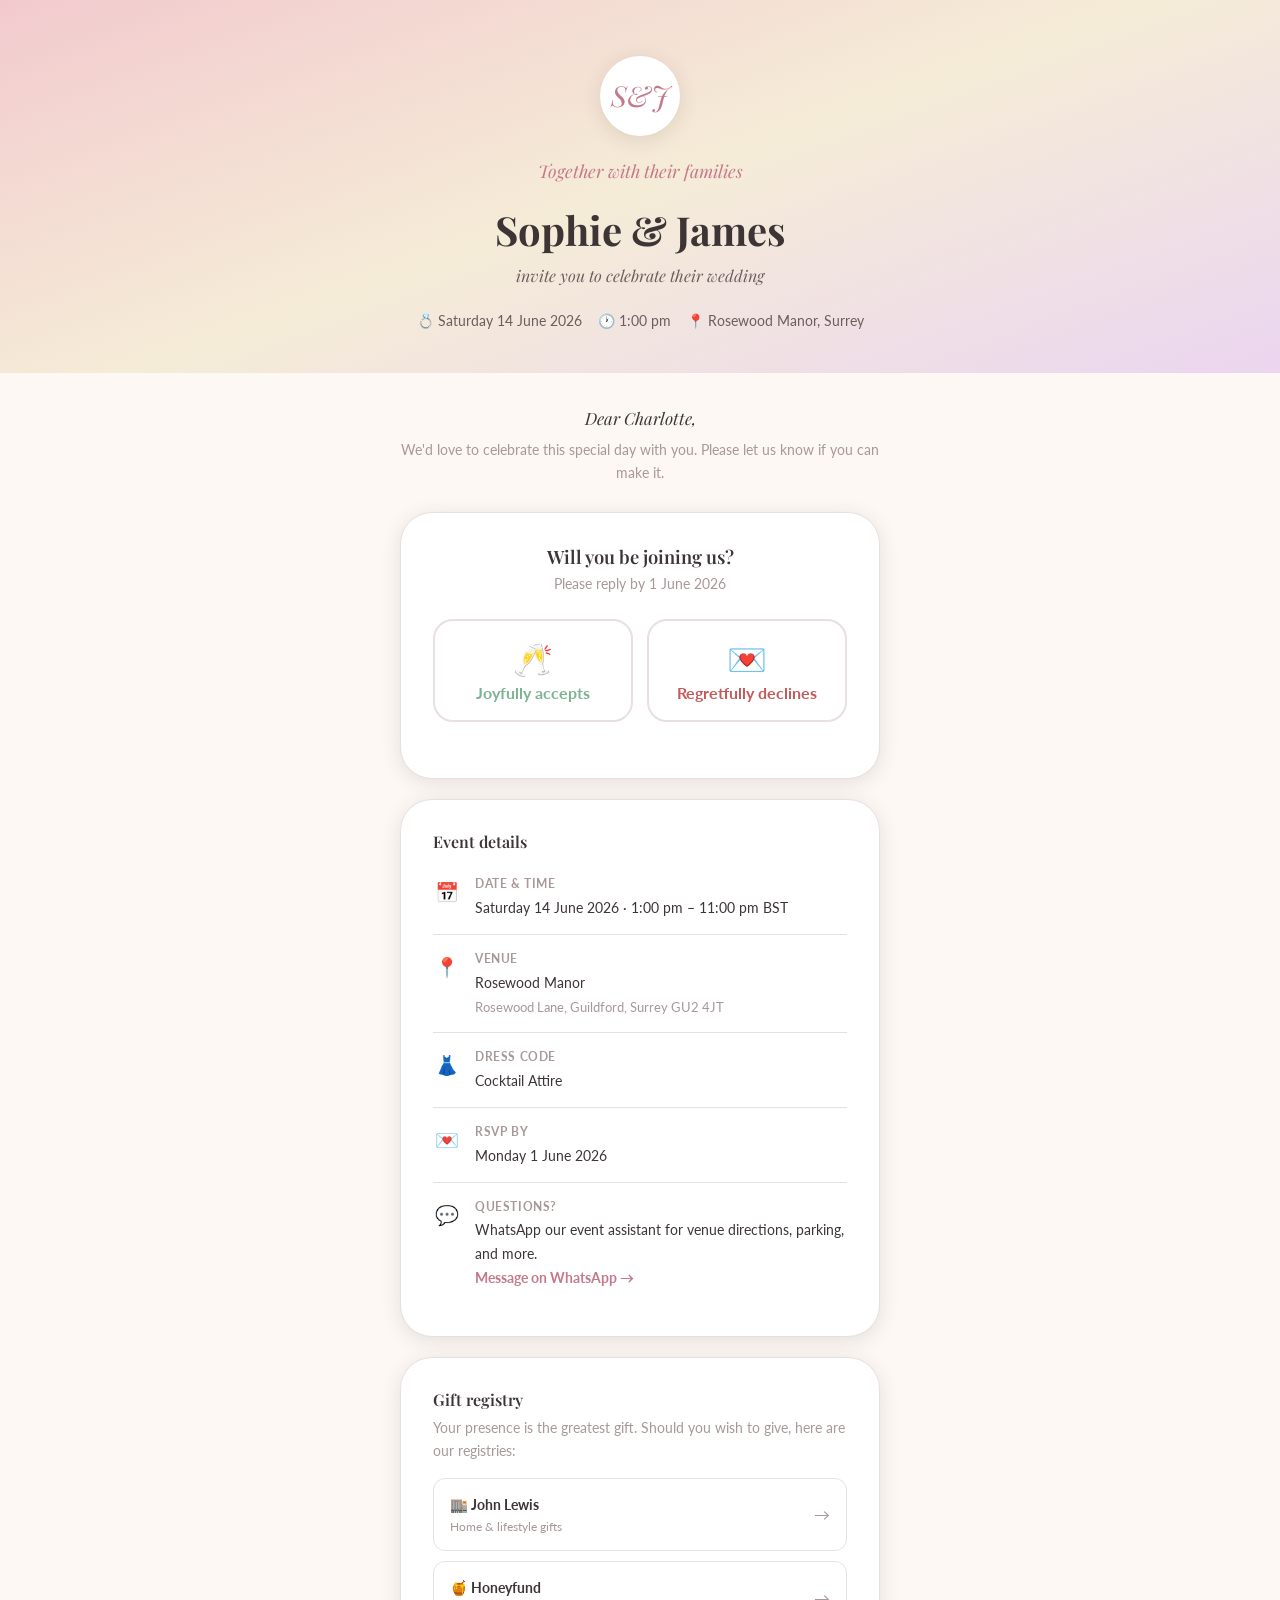
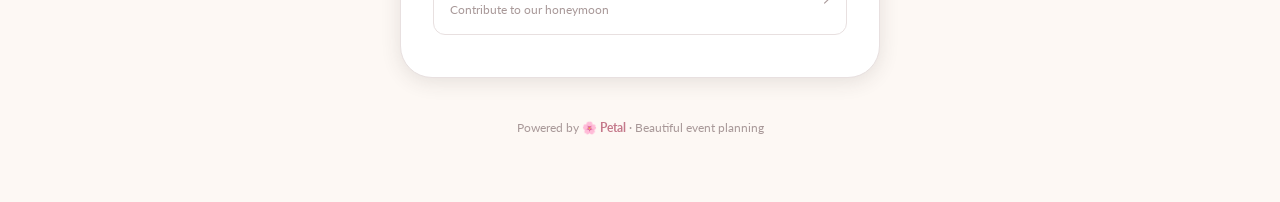
<file: rsvp.html>
<!DOCTYPE html>
<html lang="en">
<head>
  <meta charset="UTF-8" />
  <meta name="viewport" content="width=device-width, initial-scale=1.0" />
  <title>You're invited — Sophie &amp; James' Wedding</title>
  <link rel="stylesheet" href="styles.css" />
  <style>
    /* RSVP page is mobile-first — guests open this on their phones */
    body { background: var(--ivory); }

    .rsvp-hero {
      background: linear-gradient(160deg, #F2CACE 0%, #F5ECD7 50%, #EBD5F0 100%);
      padding: 56px 24px 40px;
      text-align: center;
    }
    .rsvp-hero .monogram {
      width: 80px;
      height: 80px;
      border-radius: 50%;
      background: var(--white);
      margin: 0 auto 20px;
      display: flex;
      align-items: center;
      justify-content: center;
      font-family: var(--font-heading);
      font-size: 1.8rem;
      color: var(--dusty-rose);
      box-shadow: var(--shadow-md);
      font-style: italic;
    }
    .rsvp-hero h1 {
      font-size: clamp(1.8rem, 6vw, 2.5rem);
      margin-bottom: 8px;
    }
    .rsvp-hero .tagline {
      font-family: var(--font-heading);
      font-style: italic;
      font-size: 1.1rem;
      color: var(--dusty-rose);
      margin-bottom: 20px;
    }
    .rsvp-hero .meta {
      display: flex;
      justify-content: center;
      flex-wrap: wrap;
      gap: 16px;
      font-size: 0.875rem;
      color: var(--warm-gray);
    }
    .rsvp-hero .meta span { display: flex; align-items: center; gap: 6px; }

    .rsvp-container {
      max-width: 520px;
      margin: 0 auto;
      padding: 32px 20px 64px;
    }

    .rsvp-card {
      background: var(--white);
      border: 1px solid var(--light-gray);
      border-radius: var(--radius-xl);
      padding: 32px;
      box-shadow: var(--shadow-md);
      margin-bottom: 20px;
    }

    .rsvp-btns {
      display: grid;
      grid-template-columns: 1fr 1fr;
      gap: 14px;
      margin: 24px 0;
    }
    .rsvp-btn {
      padding: 18px;
      border-radius: var(--radius-lg);
      border: 2px solid var(--light-gray);
      background: var(--white);
      font-family: var(--font-body);
      font-size: 1rem;
      font-weight: 700;
      cursor: pointer;
      transition: all 0.2s;
      text-align: center;
    }
    .rsvp-btn.accept { color: var(--success); }
    .rsvp-btn.accept:hover, .rsvp-btn.accept.active {
      border-color: var(--success);
      background: var(--success-light);
    }
    .rsvp-btn.decline { color: var(--danger); }
    .rsvp-btn.decline:hover, .rsvp-btn.decline.active {
      border-color: var(--danger);
      background: var(--danger-light);
    }
    .rsvp-emoji { font-size: 2rem; display: block; margin-bottom: 4px; }

    .info-row {
      display: flex;
      align-items: flex-start;
      gap: 14px;
      padding: 14px 0;
      border-bottom: 1px solid var(--light-gray);
    }
    .info-row:last-child { border-bottom: none; }
    .info-icon { font-size: 1.2rem; width: 28px; flex-shrink: 0; text-align: center; margin-top: 2px; }
    .info-label { font-size: 0.75rem; font-weight: 700; text-transform: uppercase; letter-spacing: 0.05em; color: var(--muted); margin-bottom: 2px; }
    .info-value { font-size: 0.9rem; color: var(--charcoal); }

    .registry-link {
      display: flex;
      align-items: center;
      justify-content: space-between;
      padding: 14px 16px;
      border: 1.5px solid var(--light-gray);
      border-radius: var(--radius-md);
      margin-bottom: 10px;
      transition: all 0.2s;
    }
    .registry-link:hover { border-color: var(--rose); background: var(--blush); }
    .registry-link-name { font-size: 0.9rem; font-weight: 700; color: var(--charcoal); }
    .registry-link-sub  { font-size: 0.75rem; color: var(--muted); }

    /* Success state */
    .rsvp-success {
      text-align: center;
      padding: 40px 24px;
      display: none;
    }
    .rsvp-success .big-emoji { font-size: 4rem; margin-bottom: 16px; }
    .rsvp-success h2 { font-family: var(--font-heading); color: var(--charcoal); margin-bottom: 12px; }

    /* Powered by footer */
    .powered-by {
      text-align: center;
      font-size: 0.75rem;
      color: var(--muted);
      margin-top: 40px;
    }
    .powered-by a { color: var(--dusty-rose); font-weight: 700; }
  </style>
</head>
<body>

<!-- RSVP page has no navigation — this is a public guest-facing page -->

<div class="rsvp-hero">
  <div class="monogram">S&amp;J</div>
  <p class="tagline">Together with their families</p>
  <h1>Sophie &amp; James</h1>
  <p style="font-family:var(--font-heading); font-style:italic; color:var(--warm-gray); margin-bottom:20px;">invite you to celebrate their wedding</p>
  <div class="meta">
    <span>💍 Saturday 14 June 2026</span>
    <span>🕐 1:00 pm</span>
    <span>📍 Rosewood Manor, Surrey</span>
  </div>
</div>

<div class="rsvp-container">

  <!-- Personal greeting -->
  <div style="text-align:center; margin-bottom:28px;">
    <p style="font-family:var(--font-heading); font-size:1.05rem; color:var(--charcoal); font-style:italic;">
      Dear Charlotte,
    </p>
    <p class="text-sm text-muted" style="margin-top:6px;">We'd love to celebrate this special day with you. Please let us know if you can make it.</p>
  </div>

  <!-- RSVP card -->
  <div class="rsvp-card" id="rsvp-form">
    <h3 style="font-family:var(--font-heading); font-size:1.15rem; text-align:center; margin-bottom:4px;">Will you be joining us?</h3>
    <p class="text-sm text-muted text-center" style="margin-bottom:0;">Please reply by 1 June 2026</p>

    <div class="rsvp-btns">
      <button class="rsvp-btn accept" onclick="selectRsvp('accept', this)">
        <span class="rsvp-emoji">🥂</span>
        Joyfully accepts
      </button>
      <button class="rsvp-btn decline" onclick="selectRsvp('decline', this)">
        <span class="rsvp-emoji">💌</span>
        Regretfully declines
      </button>
    </div>

    <!-- Shown after accepting -->
    <div id="accept-form" style="display:none;">
      <div class="divider divider-rose"></div>

      <div class="form-group">
        <label class="form-label">Your full name</label>
        <input class="form-input" type="text" placeholder="Charlotte Mills" value="Charlotte Mills" />
      </div>

      <div class="form-group">
        <label class="form-label">Will you be bringing a guest? <span style="font-size:0.78rem; color:var(--muted); font-weight:400;">(you were invited with +1)</span></label>
        <div style="display:flex; gap:10px; margin-top:6px;">
          <label style="display:flex; align-items:center; gap:8px; cursor:pointer; font-size:0.9rem;">
            <input type="radio" name="plus-one" value="yes" checked style="accent-color:var(--dusty-rose);"> Yes, I'll bring a guest
          </label>
          <label style="display:flex; align-items:center; gap:8px; cursor:pointer; font-size:0.9rem;">
            <input type="radio" name="plus-one" value="no" style="accent-color:var(--dusty-rose);"> No, just me
          </label>
        </div>
      </div>

      <div class="form-group">
        <label class="form-label">Guest's name <span style="font-weight:400; color:var(--muted);">(optional)</span></label>
        <input class="form-input" type="text" placeholder="Your guest's name" />
      </div>

      <div class="form-group">
        <label class="form-label">Any dietary requirements?</label>
        <input class="form-input" type="text" placeholder="e.g. vegetarian, nut allergy, gluten-free…" />
        <p class="form-hint">Please let us know anything we should be aware of for the menu.</p>
      </div>

      <div class="form-group">
        <label class="form-label">A message for the couple <span style="font-weight:400; color:var(--muted);">(optional)</span></label>
        <textarea class="form-textarea" style="min-height:80px;" placeholder="Share your congratulations or well wishes…"></textarea>
      </div>

      <button class="btn btn-primary" style="width:100%; justify-content:center;" onclick="submitRsvp()">
        🌸 Confirm my RSVP
      </button>
    </div>

    <!-- Shown after declining -->
    <div id="decline-form" style="display:none;">
      <div class="divider divider-rose"></div>
      <div class="form-group">
        <label class="form-label">Your name</label>
        <input class="form-input" type="text" placeholder="Your name" />
      </div>
      <div class="form-group">
        <label class="form-label">A message for the couple <span style="font-weight:400; color:var(--muted);">(optional)</span></label>
        <textarea class="form-textarea" style="min-height:80px;" placeholder="We're sorry you can't make it — let them know your thoughts…"></textarea>
      </div>
      <button class="btn btn-ghost" style="width:100%; justify-content:center; color:var(--danger); border-color:var(--danger);" onclick="submitRsvp()">
        Send my regrets
      </button>
    </div>
  </div>

  <!-- Success state -->
  <div class="rsvp-card rsvp-success" id="rsvp-success">
    <div class="big-emoji">🌸</div>
    <h2>You're confirmed!</h2>
    <p style="color:var(--warm-gray); margin-bottom:20px;">
      We've let Sophie &amp; James know you'll be joining them. We can't wait to celebrate together!
    </p>
    <div style="background:var(--blush); border-radius:var(--radius-lg); padding:16px; font-size:0.875rem; color:var(--warm-gray);">
      <strong style="color:var(--charcoal);">📅 Add to your calendar</strong><br />
      Saturday 14 June 2026 · 1:00 pm<br />
      Rosewood Manor, Guildford, Surrey
    </div>
    <div style="display:flex; gap:10px; margin-top:16px; justify-content:center;">
      <a href="#" class="btn btn-ghost btn-sm">🍎 Apple Calendar</a>
      <a href="#" class="btn btn-ghost btn-sm">📅 Google Calendar</a>
    </div>
  </div>

  <!-- Event info -->
  <div class="rsvp-card">
    <h3 style="font-family:var(--font-heading); font-size:1rem; margin-bottom:8px;">Event details</h3>
    <div class="info-row">
      <div class="info-icon">📅</div>
      <div>
        <div class="info-label">Date &amp; Time</div>
        <div class="info-value">Saturday 14 June 2026 · 1:00 pm – 11:00 pm BST</div>
      </div>
    </div>
    <div class="info-row">
      <div class="info-icon">📍</div>
      <div>
        <div class="info-label">Venue</div>
        <div class="info-value">Rosewood Manor<br /><span style="color:var(--muted); font-size:0.82rem;">Rosewood Lane, Guildford, Surrey GU2 4JT</span></div>
      </div>
    </div>
    <div class="info-row">
      <div class="info-icon">👗</div>
      <div>
        <div class="info-label">Dress code</div>
        <div class="info-value">Cocktail Attire</div>
      </div>
    </div>
    <div class="info-row">
      <div class="info-icon">💌</div>
      <div>
        <div class="info-label">RSVP by</div>
        <div class="info-value">Monday 1 June 2026</div>
      </div>
    </div>
    <div class="info-row">
      <div class="info-icon">💬</div>
      <div>
        <div class="info-label">Questions?</div>
        <div class="info-value">
          WhatsApp our event assistant for venue directions, parking, and more.<br />
          <a href="#" style="color:var(--dusty-rose); font-weight:700; font-size:0.875rem;">Message on WhatsApp →</a>
        </div>
      </div>
    </div>
  </div>

  <!-- Gift registry -->
  <div class="rsvp-card">
    <h3 style="font-family:var(--font-heading); font-size:1rem; margin-bottom:6px;">Gift registry</h3>
    <p class="text-sm text-muted" style="margin-bottom:16px;">Your presence is the greatest gift. Should you wish to give, here are our registries:</p>
    <a href="#" class="registry-link">
      <div>
        <div class="registry-link-name">🏬 John Lewis</div>
        <div class="registry-link-sub">Home &amp; lifestyle gifts</div>
      </div>
      <span style="color:var(--muted);">→</span>
    </a>
    <a href="#" class="registry-link">
      <div>
        <div class="registry-link-name">🍯 Honeyfund</div>
        <div class="registry-link-sub">Contribute to our honeymoon</div>
      </div>
      <span style="color:var(--muted);">→</span>
    </a>
  </div>

  <div class="powered-by">
    Powered by <a href="index.html">🌸 Petal</a> · Beautiful event planning
  </div>

</div>

<script>
  let rsvpChoice = null;

  function selectRsvp(choice, btn) {
    rsvpChoice = choice;
    document.querySelectorAll('.rsvp-btn').forEach(b => b.classList.remove('active'));
    btn.classList.add('active');
    document.getElementById('accept-form').style.display  = choice === 'accept'  ? 'block' : 'none';
    document.getElementById('decline-form').style.display = choice === 'decline' ? 'block' : 'none';
  }

  function submitRsvp() {
    document.getElementById('rsvp-form').style.display    = 'none';
    document.getElementById('rsvp-success').style.display = 'block';
    if (rsvpChoice === 'decline') {
      document.querySelector('#rsvp-success .big-emoji').textContent = '💌';
      document.querySelector('#rsvp-success h2').textContent = 'Your regrets have been sent';
      document.querySelector('#rsvp-success p').textContent = 'Thank you for letting Sophie & James know. You'll be missed!';
    }
  }
</script>

</body>
</html>
</file>
<file: styles.css>
/* =========================================================
   Petal — Brand Design System
   event-planner-ai · Bridal & Wedding Edition
   ========================================================= */

@import url('https://fonts.googleapis.com/css2?family=Playfair+Display:ital,wght@0,400;0,600;0,700;1,400;1,600&family=Lato:wght@300;400;700&display=swap');

/* ── Tokens ─────────────────────────────────────────────── */
:root {
  /* Palette */
  --ivory:           #FDF8F4;
  --white:           #FFFFFF;
  --blush:           #F9E4E6;
  --blush-deep:      #F2CACE;
  --rose:            #D4849A;
  --dusty-rose:      #C4788A;
  --deep-rose:       #9B4F6A;
  --champagne:       #C8A87A;
  --champagne-light: #F5ECD7;
  --charcoal:        #3D3535;
  --warm-gray:       #6B5E5E;
  --light-gray:      #E8E0E0;
  --muted:           #A89898;
  --success:         #7CB392;
  --success-light:   #E8F5EC;
  --warning:         #D4A96A;
  --warning-light:   #FBF0DC;
  --danger:          #C45A5A;
  --danger-light:    #FAEAEA;
  --pro-gold:        #C8A87A;

  /* Typography */
  --font-heading: 'Playfair Display', Georgia, serif;
  --font-body:    'Lato', system-ui, sans-serif;

  /* Spacing */
  --radius-sm:  6px;
  --radius-md:  12px;
  --radius-lg:  20px;
  --radius-xl:  32px;

  /* Shadows */
  --shadow-xs:  0 1px 3px rgba(61, 53, 53, 0.08);
  --shadow-sm:  0 2px 8px rgba(61, 53, 53, 0.10);
  --shadow-md:  0 4px 20px rgba(61, 53, 53, 0.12);
  --shadow-lg:  0 8px 40px rgba(61, 53, 53, 0.15);
}

/* ── Reset ───────────────────────────────────────────────── */
*, *::before, *::after { box-sizing: border-box; margin: 0; padding: 0; }
html { scroll-behavior: smooth; }
body {
  font-family: var(--font-body);
  background: var(--ivory);
  color: var(--charcoal);
  line-height: 1.65;
  -webkit-font-smoothing: antialiased;
}
img { max-width: 100%; display: block; }
a { color: inherit; text-decoration: none; }
ul { list-style: none; }

/* ── Typography ─────────────────────────────────────────── */
h1, h2, h3, h4, h5 {
  font-family: var(--font-heading);
  color: var(--charcoal);
  line-height: 1.25;
}
h1 { font-size: clamp(2rem, 5vw, 3.5rem); font-weight: 700; }
h2 { font-size: clamp(1.5rem, 3vw, 2.25rem); font-weight: 600; }
h3 { font-size: 1.35rem; font-weight: 600; }
h4 { font-size: 1.1rem; font-weight: 600; }
p  { color: var(--warm-gray); }
.lead { font-size: 1.15rem; color: var(--warm-gray); }

/* ── Layout helpers ─────────────────────────────────────── */
.container {
  max-width: 1160px;
  margin: 0 auto;
  padding: 0 24px;
}
.section { padding: 80px 0; }
.section-sm { padding: 48px 0; }
.grid-2 { display: grid; grid-template-columns: repeat(2, 1fr); gap: 24px; }
.grid-3 { display: grid; grid-template-columns: repeat(3, 1fr); gap: 24px; }
.grid-4 { display: grid; grid-template-columns: repeat(4, 1fr); gap: 20px; }
.flex    { display: flex; }
.flex-center { display: flex; align-items: center; justify-content: center; }
.flex-between { display: flex; align-items: center; justify-content: space-between; }
.gap-8  { gap: 8px; }
.gap-12 { gap: 12px; }
.gap-16 { gap: 16px; }
.gap-24 { gap: 24px; }
.gap-32 { gap: 32px; }
.mt-8  { margin-top: 8px; }
.mt-16 { margin-top: 16px; }
.mt-24 { margin-top: 24px; }
.mt-32 { margin-top: 32px; }
.mt-48 { margin-top: 48px; }
.text-center { text-align: center; }
.text-sm  { font-size: 0.875rem; }
.text-xs  { font-size: 0.75rem; }
.text-muted { color: var(--muted); }
.font-heading { font-family: var(--font-heading); }
.italic { font-style: italic; }

/* ── Navigation ─────────────────────────────────────────── */
.nav {
  background: var(--white);
  border-bottom: 1px solid var(--light-gray);
  padding: 0 24px;
  height: 64px;
  display: flex;
  align-items: center;
  position: sticky;
  top: 0;
  z-index: 100;
  box-shadow: var(--shadow-xs);
}
.nav-inner {
  max-width: 1160px;
  width: 100%;
  margin: 0 auto;
  display: flex;
  align-items: center;
  justify-content: space-between;
}
.nav-logo {
  font-family: var(--font-heading);
  font-size: 1.5rem;
  font-weight: 700;
  color: var(--deep-rose);
  display: flex;
  align-items: center;
  gap: 8px;
}
.nav-logo .petal { font-size: 1.2rem; }
.nav-links {
  display: flex;
  align-items: center;
  gap: 32px;
}
.nav-links a {
  font-size: 0.9rem;
  font-weight: 700;
  color: var(--warm-gray);
  letter-spacing: 0.05em;
  text-transform: uppercase;
  transition: color 0.2s;
}
.nav-links a:hover { color: var(--dusty-rose); }
.nav-actions { display: flex; align-items: center; gap: 12px; }

/* ── Sidebar nav (dashboard) ─────────────────────────────── */
.app-layout { display: flex; min-height: calc(100vh - 64px); }
.sidebar {
  width: 220px;
  flex-shrink: 0;
  background: var(--white);
  border-right: 1px solid var(--light-gray);
  padding: 24px 0;
}
.sidebar-nav a {
  display: flex;
  align-items: center;
  gap: 10px;
  padding: 10px 24px;
  font-size: 0.9rem;
  font-weight: 700;
  color: var(--warm-gray);
  letter-spacing: 0.02em;
  transition: all 0.2s;
  border-left: 3px solid transparent;
}
.sidebar-nav a:hover   { color: var(--dusty-rose); background: var(--blush); }
.sidebar-nav a.active  {
  color: var(--dusty-rose);
  background: var(--blush);
  border-left-color: var(--dusty-rose);
}
.sidebar-icon { font-size: 1.1rem; width: 22px; }
.main-content { flex: 1; padding: 32px; background: var(--ivory); }

/* ── Buttons ─────────────────────────────────────────────── */
.btn {
  display: inline-flex;
  align-items: center;
  gap: 8px;
  padding: 10px 22px;
  border-radius: var(--radius-md);
  font-family: var(--font-body);
  font-size: 0.9rem;
  font-weight: 700;
  letter-spacing: 0.03em;
  cursor: pointer;
  border: none;
  transition: all 0.2s ease;
  text-decoration: none;
  white-space: nowrap;
}
.btn-primary {
  background: var(--dusty-rose);
  color: var(--white);
  box-shadow: 0 2px 8px rgba(196, 120, 138, 0.35);
}
.btn-primary:hover { background: var(--deep-rose); transform: translateY(-1px); box-shadow: 0 4px 14px rgba(196, 120, 138, 0.45); }
.btn-gold {
  background: var(--champagne);
  color: var(--white);
  box-shadow: 0 2px 8px rgba(200, 168, 122, 0.35);
}
.btn-gold:hover { background: #b8956a; transform: translateY(-1px); }
.btn-outline {
  background: transparent;
  color: var(--dusty-rose);
  border: 1.5px solid var(--dusty-rose);
}
.btn-outline:hover { background: var(--blush); }
.btn-ghost {
  background: transparent;
  color: var(--warm-gray);
  border: 1.5px solid var(--light-gray);
}
.btn-ghost:hover { background: var(--blush); color: var(--dusty-rose); border-color: var(--rose); }
.btn-sm { padding: 6px 14px; font-size: 0.8rem; border-radius: var(--radius-sm); }
.btn-lg { padding: 14px 32px; font-size: 1rem; border-radius: var(--radius-lg); }
.btn-icon { padding: 8px; border-radius: 8px; }

/* ── Cards ───────────────────────────────────────────────── */
.card {
  background: var(--white);
  border: 1px solid var(--light-gray);
  border-radius: var(--radius-lg);
  box-shadow: var(--shadow-sm);
  overflow: hidden;
}
.card-body { padding: 24px; }
.card-hover:hover { box-shadow: var(--shadow-md); transform: translateY(-2px); transition: all 0.2s; }

/* ── Status badges ───────────────────────────────────────── */
.badge {
  display: inline-flex;
  align-items: center;
  gap: 4px;
  padding: 3px 10px;
  border-radius: 999px;
  font-size: 0.72rem;
  font-weight: 700;
  letter-spacing: 0.04em;
  text-transform: uppercase;
}
.badge-accepted   { background: var(--success-light); color: #3A7D52; }
.badge-pending    { background: var(--warning-light);  color: #8A6020; }
.badge-declined   { background: var(--danger-light);   color: var(--danger); }
.badge-draft      { background: var(--champagne-light); color: #7A5A2A; }
.badge-published  { background: var(--blush); color: var(--deep-rose); }
.badge-pro        {
  background: linear-gradient(135deg, var(--champagne) 0%, #b8956a 100%);
  color: var(--white);
}

/* ── AI suggestion panel ─────────────────────────────────── */
.ai-panel {
  border-left: 3px solid var(--rose);
  padding: 16px 20px;
  background: linear-gradient(to right, var(--blush), var(--white));
  border-radius: 0 var(--radius-md) var(--radius-md) 0;
  margin: 16px 0;
}
.ai-panel-label {
  display: flex;
  align-items: center;
  gap: 6px;
  font-size: 0.78rem;
  font-weight: 700;
  color: var(--dusty-rose);
  letter-spacing: 0.05em;
  text-transform: uppercase;
  margin-bottom: 8px;
}

/* ── Form elements ───────────────────────────────────────── */
.form-group { margin-bottom: 20px; }
.form-label {
  display: block;
  font-size: 0.85rem;
  font-weight: 700;
  color: var(--charcoal);
  margin-bottom: 6px;
  letter-spacing: 0.02em;
}
.form-input, .form-select, .form-textarea {
  width: 100%;
  padding: 10px 14px;
  background: var(--white);
  border: 1.5px solid var(--light-gray);
  border-radius: var(--radius-md);
  font-family: var(--font-body);
  font-size: 0.9rem;
  color: var(--charcoal);
  outline: none;
  transition: border-color 0.2s, box-shadow 0.2s;
}
.form-input:focus, .form-select:focus, .form-textarea:focus {
  border-color: var(--rose);
  box-shadow: 0 0 0 3px rgba(212, 132, 154, 0.15);
}
.form-textarea { resize: vertical; min-height: 120px; }
.form-hint { font-size: 0.78rem; color: var(--muted); margin-top: 4px; }

/* ── Stat cards ──────────────────────────────────────────── */
.stat-card {
  background: var(--white);
  border: 1px solid var(--light-gray);
  border-radius: var(--radius-lg);
  padding: 20px 24px;
  box-shadow: var(--shadow-xs);
}
.stat-value {
  font-family: var(--font-heading);
  font-size: 2rem;
  font-weight: 700;
  color: var(--charcoal);
  line-height: 1;
}
.stat-label {
  font-size: 0.78rem;
  font-weight: 700;
  text-transform: uppercase;
  letter-spacing: 0.06em;
  color: var(--muted);
  margin-top: 4px;
}
.stat-icon {
  width: 40px;
  height: 40px;
  border-radius: var(--radius-md);
  display: flex;
  align-items: center;
  justify-content: center;
  font-size: 1.2rem;
  margin-bottom: 12px;
}

/* ── Tables ──────────────────────────────────────────────── */
.data-table { width: 100%; border-collapse: collapse; }
.data-table th {
  padding: 10px 16px;
  font-size: 0.75rem;
  font-weight: 700;
  text-transform: uppercase;
  letter-spacing: 0.06em;
  color: var(--muted);
  text-align: left;
  border-bottom: 1px solid var(--light-gray);
  background: var(--ivory);
}
.data-table td {
  padding: 14px 16px;
  border-bottom: 1px solid var(--light-gray);
  font-size: 0.875rem;
  color: var(--charcoal);
  vertical-align: middle;
}
.data-table tr:last-child td { border-bottom: none; }
.data-table tr:hover td { background: var(--blush); }
.avatar {
  width: 32px;
  height: 32px;
  border-radius: 50%;
  display: flex;
  align-items: center;
  justify-content: center;
  font-size: 0.75rem;
  font-weight: 700;
  color: var(--white);
  flex-shrink: 0;
}

/* ── Wizard steps ────────────────────────────────────────── */
.wizard-steps {
  display: flex;
  align-items: center;
  gap: 0;
  margin-bottom: 40px;
}
.wizard-step {
  display: flex;
  align-items: center;
  flex: 1;
}
.step-circle {
  width: 36px;
  height: 36px;
  border-radius: 50%;
  display: flex;
  align-items: center;
  justify-content: center;
  font-size: 0.85rem;
  font-weight: 700;
  flex-shrink: 0;
  border: 2px solid var(--light-gray);
  background: var(--white);
  color: var(--muted);
  transition: all 0.2s;
}
.step-circle.active   { border-color: var(--dusty-rose); background: var(--dusty-rose); color: var(--white); }
.step-circle.complete { border-color: var(--success); background: var(--success); color: var(--white); }
.step-label {
  font-size: 0.78rem;
  font-weight: 700;
  letter-spacing: 0.04em;
  text-transform: uppercase;
  color: var(--muted);
  margin-left: 8px;
}
.step-label.active { color: var(--dusty-rose); }
.step-connector {
  flex: 1;
  height: 2px;
  background: var(--light-gray);
  margin: 0 8px;
}
.step-connector.complete { background: var(--success); }

/* ── Tabs ────────────────────────────────────────────────── */
.tabs { display: flex; border-bottom: 2px solid var(--light-gray); gap: 0; margin-bottom: 24px; }
.tab {
  padding: 12px 20px;
  font-size: 0.875rem;
  font-weight: 700;
  color: var(--muted);
  letter-spacing: 0.02em;
  cursor: pointer;
  border-bottom: 2px solid transparent;
  margin-bottom: -2px;
  transition: all 0.2s;
}
.tab:hover { color: var(--dusty-rose); }
.tab.active { color: var(--dusty-rose); border-bottom-color: var(--dusty-rose); }

/* ── Progress bar ────────────────────────────────────────── */
.progress-bar { height: 6px; background: var(--light-gray); border-radius: 999px; overflow: hidden; }
.progress-fill { height: 100%; background: linear-gradient(90deg, var(--rose), var(--dusty-rose)); border-radius: 999px; }

/* ── Divider ─────────────────────────────────────────────── */
.divider { height: 1px; background: var(--light-gray); margin: 24px 0; }
.divider-rose { background: var(--blush-deep); }

/* ── Decorative elements ─────────────────────────────────── */
.petal-divider {
  text-align: center;
  font-family: var(--font-heading);
  font-size: 1.2rem;
  color: var(--rose);
  letter-spacing: 0.3em;
  margin: 8px 0;
}
.floral-accent {
  color: var(--rose);
  opacity: 0.4;
  font-size: 1.5rem;
}

/* ── Hero gradient ───────────────────────────────────────── */
.hero-gradient {
  background: linear-gradient(135deg, #FDF0F2 0%, #FDF8F4 40%, #F5ECD7 100%);
}
.rose-gradient {
  background: linear-gradient(135deg, var(--dusty-rose) 0%, var(--deep-rose) 100%);
}
.champagne-gradient {
  background: linear-gradient(135deg, var(--champagne) 0%, #b8956a 100%);
}

/* ── Upgrade prompt ──────────────────────────────────────── */
.upgrade-prompt {
  background: linear-gradient(135deg, var(--champagne-light) 0%, #FBF0DC 100%);
  border: 1px solid var(--champagne);
  border-radius: var(--radius-lg);
  padding: 20px 24px;
  display: flex;
  align-items: center;
  gap: 16px;
}

/* ── Empty state ─────────────────────────────────────────── */
.empty-state {
  text-align: center;
  padding: 60px 24px;
}
.empty-state-icon { font-size: 3.5rem; margin-bottom: 16px; opacity: 0.4; }
.empty-state h3 { font-family: var(--font-heading); color: var(--charcoal); margin-bottom: 8px; }
.empty-state p { color: var(--muted); max-width: 320px; margin: 0 auto 24px; }

/* ── Footer ──────────────────────────────────────────────── */
.footer {
  background: var(--charcoal);
  color: rgba(255,255,255,0.6);
  padding: 48px 24px 32px;
}
.footer-logo {
  font-family: var(--font-heading);
  font-size: 1.5rem;
  color: var(--white);
}
.footer a { color: rgba(255,255,255,0.6); transition: color 0.2s; }
.footer a:hover { color: var(--rose); }
.footer-grid {
  max-width: 1160px;
  margin: 0 auto;
  display: grid;
  grid-template-columns: 2fr 1fr 1fr 1fr;
  gap: 48px;
}
.footer-bottom {
  max-width: 1160px;
  margin: 32px auto 0;
  padding-top: 24px;
  border-top: 1px solid rgba(255,255,255,0.1);
  display: flex;
  justify-content: space-between;
  font-size: 0.8rem;
}

/* ── Responsive ──────────────────────────────────────────── */
@media (max-width: 768px) {
  .grid-2, .grid-3, .grid-4 { grid-template-columns: 1fr; }
  .footer-grid { grid-template-columns: 1fr; gap: 32px; }
  .sidebar { display: none; }
  .main-content { padding: 20px 16px; }
}
</file>
